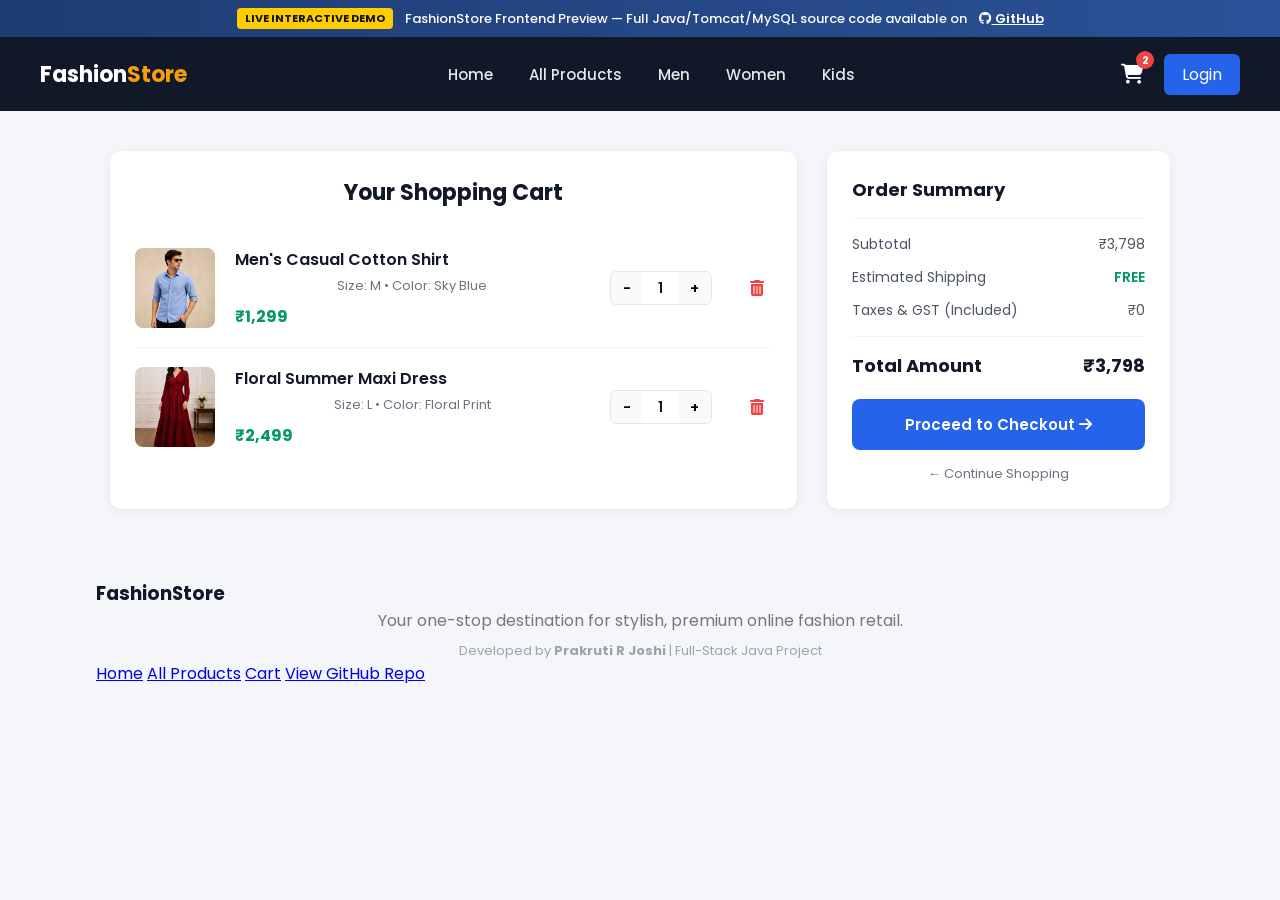
<file: cart.html>
<!DOCTYPE html>
<html lang="en">
<head>
    <meta charset="UTF-8">
    <meta name="viewport" content="width=device-width, initial-scale=1.0">
    <title>FashionStore | Shopping Cart</title>
    <link rel="preconnect" href="https://fonts.googleapis.com">
    <link rel="preconnect" href="https://fonts.gstatic.com" crossorigin>
    <link href="https://fonts.googleapis.com/css2?family=Poppins:wght@300;400;500;600;700&display=swap" rel="stylesheet">
    <link rel="stylesheet" href="https://cdnjs.cloudflare.com/ajax/libs/font-awesome/6.5.1/css/all.min.css"/>
    <link rel="stylesheet" href="assets/css/style.css">
    <link rel="stylesheet" href="assets/css/cart.css">
    <style>
        .demo-banner {
            background: linear-gradient(90deg, #1e3c72 0%, #2a5298 100%);
            color: #fff;
            padding: 8px 16px;
            text-align: center;
            font-size: 13px;
            font-weight: 500;
            display: flex;
            justify-content: center;
            align-items: center;
            gap: 12px;
        }
        .demo-badge {
            background: #ffcc00;
            color: #111;
            padding: 2px 8px;
            border-radius: 4px;
            font-weight: 700;
            font-size: 11px;
            text-transform: uppercase;
        }
        .demo-banner a { color: #fff; text-decoration: underline; font-weight: 600; }
        .navbar {
            display: flex;
            justify-content: space-between;
            align-items: center;
            padding: 16px 40px;
            background: #111827;
            color: white;
        }
        .logo a { color: white; text-decoration: none; font-size: 22px; font-weight: 700; }
        .logo span { color: #f59e0b; }
        .nav-links a { color: #e5e7eb; text-decoration: none; margin: 0 16px; font-size: 15px; font-weight: 500; }
        .nav-links a:hover { color: #f59e0b; }
        .auth-buttons { display: flex; gap: 14px; align-items: center; }
        .cart-icon { color: white; font-size: 20px; text-decoration: none; position: relative; padding: 6px; }
        .cart-badge {
            position: absolute;
            top: -2px;
            right: -4px;
            background: #ef4444;
            color: white;
            border-radius: 50%;
            font-size: 11px;
            font-weight: 700;
            width: 18px;
            height: 18px;
            display: flex;
            align-items: center;
            justify-content: center;
        }

        .cart-layout {
            max-width: 1100px;
            margin: 40px auto 70px;
            padding: 0 20px;
            display: grid;
            grid-template-columns: 2fr 1fr;
            gap: 30px;
        }
        @media(max-width: 850px) {
            .cart-layout { grid-template-columns: 1fr; }
        }

        .cart-items-card {
            background: white;
            border-radius: 12px;
            padding: 25px;
            box-shadow: 0 2px 12px rgba(0,0,0,0.06);
        }
        .cart-item {
            display: flex;
            align-items: center;
            gap: 20px;
            padding: 18px 0;
            border-bottom: 1px solid #f3f4f6;
        }
        .cart-item:last-child { border-bottom: none; }
        .cart-item img {
            width: 80px;
            height: 80px;
            object-fit: cover;
            border-radius: 8px;
            background: #f8fafc;
        }
        .item-info { flex: 1; }
        .item-info h4 { font-size: 16px; font-weight: 600; color: #111827; }
        .item-info p { font-size: 13px; color: #6b7280; margin: 4px 0 8px; }
        .item-price { font-weight: 700; color: #059669; font-size: 16px; }

        .qty-controls {
            display: flex;
            align-items: center;
            border: 1px solid #e5e7eb;
            border-radius: 6px;
            overflow: hidden;
        }
        .qty-btn {
            background: #f9fafb;
            border: none;
            width: 32px;
            height: 32px;
            cursor: pointer;
            font-size: 14px;
            font-weight: 600;
        }
        .qty-btn:hover { background: #e5e7eb; }
        .qty-val {
            width: 36px;
            text-align: center;
            font-weight: 600;
            font-size: 14px;
        }
        .btn-remove {
            color: #ef4444;
            background: transparent;
            border: none;
            cursor: pointer;
            font-size: 16px;
            padding: 8px;
            margin-left: 10px;
        }
        .btn-remove:hover { color: #b91c1c; }

        .order-summary {
            background: white;
            border-radius: 12px;
            padding: 25px;
            box-shadow: 0 2px 12px rgba(0,0,0,0.06);
            height: fit-content;
        }
        .order-summary h3 {
            font-size: 18px;
            font-weight: 700;
            color: #111827;
            padding-bottom: 15px;
            border-bottom: 1px solid #f3f4f6;
            margin-bottom: 15px;
        }
        .summary-row {
            display: flex;
            justify-content: space-between;
            margin-bottom: 12px;
            font-size: 14px;
            color: #4b5563;
        }
        .summary-row.total {
            font-size: 18px;
            font-weight: 700;
            color: #111827;
            border-top: 1px solid #f3f4f6;
            padding-top: 15px;
            margin-top: 15px;
        }
        .btn-checkout {
            display: block;
            width: 100%;
            padding: 14px 0;
            text-align: center;
            background: #2563eb;
            color: white;
            font-weight: 600;
            border-radius: 8px;
            text-decoration: none;
            font-size: 15px;
            margin-top: 20px;
            transition: background 0.2s;
        }
        .btn-checkout:hover { background: #1d4ed8; }
        .continue-link {
            display: block;
            text-align: center;
            margin-top: 14px;
            font-size: 13px;
            color: #6b7280;
            text-decoration: none;
        }
        .continue-link:hover { color: #111827; text-decoration: underline; }
    </style>
</head>
<body>

    <div class="demo-banner">
        <span class="demo-badge">Live Interactive Demo</span>
        <span>FashionStore Frontend Preview — Full Java/Tomcat/MySQL source code available on</span>
        <a href="https://github.com/Prakruti-20/E-Commerce-Web-Application" target="_blank">
            <i class="fa-brands fa-github"></i> GitHub
        </a>
    </div>

    <!-- NAVBAR -->
    <div class="navbar">
        <div class="logo">
            <a href="index.html">Fashion<span>Store</span></a>
        </div>
        <div class="nav-links">
            <a href="index.html">Home</a>
            <a href="products.html">All Products</a>
            <a href="products.html?cat=Men">Men</a>
            <a href="products.html?cat=Women">Women</a>
            <a href="products.html?cat=Kids">Kids</a>
        </div>
        <div class="auth-buttons">
            <a href="cart.html" class="cart-icon" title="View Cart">
                <i class="fa-solid fa-cart-shopping"></i>
                <span class="cart-badge" id="cartCount">2</span>
            </a>
            <a href="login.html" class="login-btn" style="padding:8px 18px; background:#2563eb; color:white; border-radius:6px; text-decoration:none;">Login</a>
        </div>
    </div>

    <div class="cart-layout">
        <!-- Cart Items List -->
        <div class="cart-items-card">
            <h2 style="font-size:22px; font-weight:700; margin-bottom:20px; color:#111827;">Your Shopping Cart</h2>

            <div id="cartItemsList">
                <div class="cart-item" id="item1">
                    <img src="images/products/men-casual-shirt.jpg" alt="Men Shirt">
                    <div class="item-info">
                        <h4>Men's Casual Cotton Shirt</h4>
                        <p>Size: M &bull; Color: Sky Blue</p>
                        <span class="item-price">₹1,299</span>
                    </div>
                    <div class="qty-controls">
                        <button class="qty-btn" onclick="updateQty('item1', -1, 1299)">-</button>
                        <span class="qty-val" id="qty-item1">1</span>
                        <button class="qty-btn" onclick="updateQty('item1', 1, 1299)">+</button>
                    </div>
                    <button class="btn-remove" onclick="removeItem('item1', 1299)"><i class="fa-solid fa-trash-can"></i></button>
                </div>

                <div class="cart-item" id="item2">
                    <img src="images/products/women-maxi-dress.jpg" alt="Women Dress">
                    <div class="item-info">
                        <h4>Floral Summer Maxi Dress</h4>
                        <p>Size: L &bull; Color: Floral Print</p>
                        <span class="item-price">₹2,499</span>
                    </div>
                    <div class="qty-controls">
                        <button class="qty-btn" onclick="updateQty('item2', -1, 2499)">-</button>
                        <span class="qty-val" id="qty-item2">1</span>
                        <button class="qty-btn" onclick="updateQty('item2', 1, 2499)">+</button>
                    </div>
                    <button class="btn-remove" onclick="removeItem('item2', 2499)"><i class="fa-solid fa-trash-can"></i></button>
                </div>
            </div>

            <div id="emptyNotice" style="display:none; text-align:center; padding:40px 0;">
                <i class="fa-solid fa-cart-shopping" style="font-size:48px; color:#d1d5db; margin-bottom:15px;"></i>
                <h3>Your cart is empty!</h3>
                <p style="color:#6b7280; margin:10px 0 20px;">Explore our catalog to find your favorite looks.</p>
                <a href="products.html" style="padding:10px 20px; background:#111827; color:white; border-radius:6px; text-decoration:none;">Shop Now</a>
            </div>
        </div>

        <!-- Order Summary -->
        <div class="order-summary">
            <h3>Order Summary</h3>
            <div class="summary-row">
                <span>Subtotal</span>
                <span id="subtotal">₹3,798</span>
            </div>
            <div class="summary-row">
                <span>Estimated Shipping</span>
                <span style="color:#059669; font-weight:600;">FREE</span>
            </div>
            <div class="summary-row">
                <span>Taxes & GST (Included)</span>
                <span>₹0</span>
            </div>
            <div class="summary-row total">
                <span>Total Amount</span>
                <span id="grandTotal">₹3,798</span>
            </div>

            <a href="checkout.html" class="btn-checkout" id="checkoutBtn">
                Proceed to Checkout <i class="fa-solid fa-arrow-right"></i>
            </a>
            <a href="products.html" class="continue-link">&larr; Continue Shopping</a>
        </div>
    </div>

    <!-- FOOTER -->
    <footer class="footer">
        <div class="container footer-container">
            <div class="footer-brand">
                <h3>FashionStore</h3>
                <p>Your one-stop destination for stylish, premium online fashion retail.</p>
                <p style="font-size:13px; color:#9ca3af; margin-top:8px;">Developed by <strong>Prakruti R Joshi</strong> | Full-Stack Java Project</p>
            </div>
            <div class="footer-links">
                <a href="index.html">Home</a>
                <a href="products.html">All Products</a>
                <a href="cart.html">Cart</a>
                <a href="https://github.com/Prakruti-20/E-Commerce-Web-Application" target="_blank">View GitHub Repo</a>
            </div>
        </div>
    </footer>

    <script>
        let currentSubtotal = 3798;
        let itemCount = 2;

        function updateQty(itemId, change, price) {
            const qtyElem = document.getElementById('qty-' + itemId);
            let qty = parseInt(qtyElem.innerText) + change;
            if (qty < 1) return;
            qtyElem.innerText = qty;
            currentSubtotal += (change * price);
            recalculate();
        }

        function removeItem(itemId, price) {
            const item = document.getElementById(itemId);
            const qty = parseInt(document.getElementById('qty-' + itemId).innerText);
            currentSubtotal -= (qty * price);
            item.remove();
            itemCount--;
            document.getElementById('cartCount').innerText = itemCount;
            if (itemCount === 0) {
                document.getElementById('emptyNotice').style.display = 'block';
                document.getElementById('checkoutBtn').style.opacity = '0.5';
                document.getElementById('checkoutBtn').style.pointerEvents = 'none';
            }
            recalculate();
        }

        function recalculate() {
            document.getElementById('subtotal').innerText = '₹' + currentSubtotal.toLocaleString();
            document.getElementById('grandTotal').innerText = '₹' + currentSubtotal.toLocaleString();
        }
    </script>

</body>
</html>
</file>
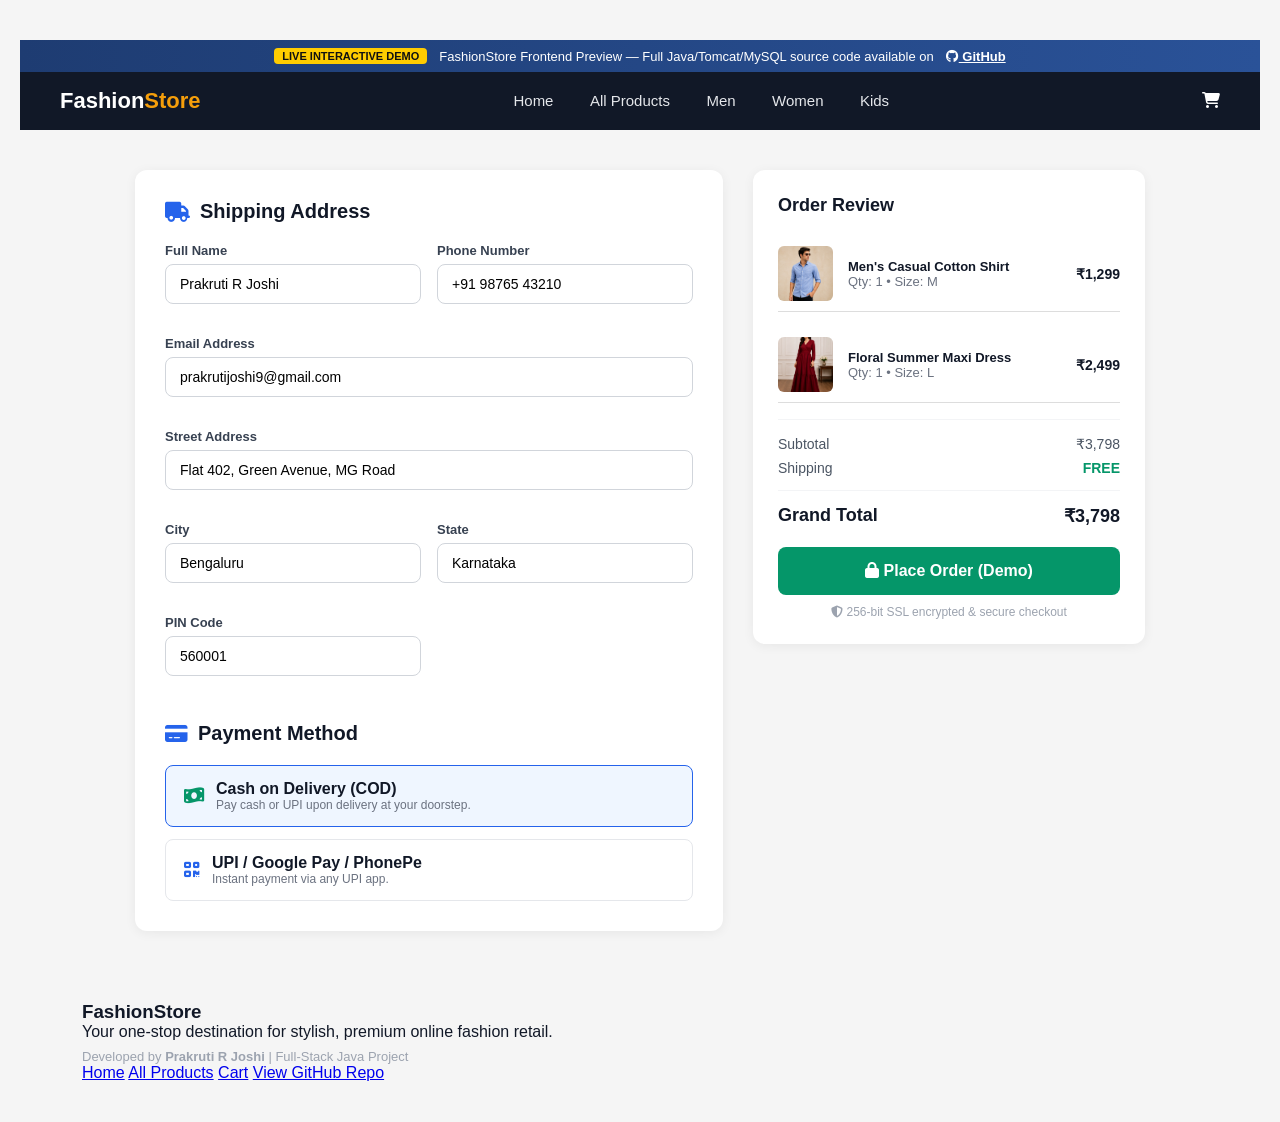
<file: checkout.html>
<!DOCTYPE html>
<html lang="en">
<head>
    <meta charset="UTF-8">
    <meta name="viewport" content="width=device-width, initial-scale=1.0">
    <title>FashionStore | Checkout</title>
    <link rel="preconnect" href="https://fonts.googleapis.com">
    <link rel="preconnect" href="https://fonts.gstatic.com" crossorigin>
    <link href="https://fonts.googleapis.com/css2?family=Poppins:wght@300;400;500;600;700&display=swap" rel="stylesheet">
    <link rel="stylesheet" href="https://cdnjs.cloudflare.com/ajax/libs/font-awesome/6.5.1/css/all.min.css"/>
    <link rel="stylesheet" href="assets/css/style.css">
    <link rel="stylesheet" href="assets/css/checkout.css">
    <style>
        .demo-banner {
            background: linear-gradient(90deg, #1e3c72 0%, #2a5298 100%);
            color: #fff;
            padding: 8px 16px;
            text-align: center;
            font-size: 13px;
            font-weight: 500;
            display: flex;
            justify-content: center;
            align-items: center;
            gap: 12px;
        }
        .demo-badge {
            background: #ffcc00;
            color: #111;
            padding: 2px 8px;
            border-radius: 4px;
            font-weight: 700;
            font-size: 11px;
            text-transform: uppercase;
        }
        .demo-banner a { color: #fff; text-decoration: underline; font-weight: 600; }
        .navbar {
            display: flex;
            justify-content: space-between;
            align-items: center;
            padding: 16px 40px;
            background: #111827;
            color: white;
        }
        .logo a { color: white; text-decoration: none; font-size: 22px; font-weight: 700; }
        .logo span { color: #f59e0b; }
        .nav-links a { color: #e5e7eb; text-decoration: none; margin: 0 16px; font-size: 15px; font-weight: 500; }
        .nav-links a:hover { color: #f59e0b; }
        .auth-buttons { display: flex; gap: 14px; align-items: center; }

        .checkout-layout {
            max-width: 1050px;
            margin: 40px auto 70px;
            padding: 0 20px;
            display: grid;
            grid-template-columns: 1.8fr 1.2fr;
            gap: 30px;
        }
        @media(max-width: 850px) {
            .checkout-layout { grid-template-columns: 1fr; }
        }
        .form-card {
            background: white;
            border-radius: 12px;
            padding: 30px;
            box-shadow: 0 2px 12px rgba(0,0,0,0.06);
        }
        .form-title {
            font-size: 20px;
            font-weight: 700;
            margin-bottom: 20px;
            color: #111827;
            display: flex;
            align-items: center;
            gap: 10px;
        }
        .form-grid {
            display: grid;
            grid-template-columns: 1fr 1fr;
            gap: 16px;
        }
        .form-group {
            display: flex;
            flex-direction: column;
            margin-bottom: 16px;
        }
        .form-group.full { grid-column: span 2; }
        .form-group label {
            font-size: 13px;
            font-weight: 600;
            color: #374151;
            margin-bottom: 6px;
        }
        .form-group input, .form-group textarea, .form-group select {
            padding: 11px 14px;
            border: 1px solid #d1d5db;
            border-radius: 8px;
            font-size: 14px;
            outline: none;
            transition: border-color 0.2s;
        }
        .form-group input:focus, .form-group textarea:focus { border-color: #2563eb; }

        .payment-options {
            display: flex;
            flex-direction: column;
            gap: 12px;
            margin-top: 15px;
        }
        .payment-opt {
            display: flex;
            align-items: center;
            gap: 12px;
            padding: 14px 18px;
            border: 1px solid #e5e7eb;
            border-radius: 8px;
            cursor: pointer;
            transition: border-color 0.2s;
        }
        .payment-opt.active {
            border-color: #2563eb;
            background: #eff6ff;
        }

        .summary-card {
            background: white;
            border-radius: 12px;
            padding: 25px;
            box-shadow: 0 2px 12px rgba(0,0,0,0.06);
            height: fit-content;
        }
        .summary-item {
            display: flex;
            align-items: center;
            gap: 15px;
            margin-bottom: 15px;
        }
        .summary-item img {
            width: 55px;
            height: 55px;
            border-radius: 6px;
            object-fit: cover;
        }
        .summary-item-info { flex: 1; font-size: 13px; }
        .summary-item-info strong { display: block; color: #111827; }
        .summary-item-price { font-weight: 600; color: #111827; font-size: 14px; }

        .btn-place-order {
            display: block;
            width: 100%;
            padding: 15px 0;
            background: #059669;
            color: white;
            text-align: center;
            font-size: 16px;
            font-weight: 600;
            border-radius: 8px;
            border: none;
            cursor: pointer;
            margin-top: 20px;
            text-decoration: none;
            transition: background 0.2s;
        }
        .btn-place-order:hover { background: #047857; }
    </style>
</head>
<body>

    <div class="demo-banner">
        <span class="demo-badge">Live Interactive Demo</span>
        <span>FashionStore Frontend Preview — Full Java/Tomcat/MySQL source code available on</span>
        <a href="https://github.com/Prakruti-20/E-Commerce-Web-Application" target="_blank">
            <i class="fa-brands fa-github"></i> GitHub
        </a>
    </div>

    <!-- NAVBAR -->
    <div class="navbar">
        <div class="logo">
            <a href="index.html">Fashion<span>Store</span></a>
        </div>
        <div class="nav-links">
            <a href="index.html">Home</a>
            <a href="products.html">All Products</a>
            <a href="products.html?cat=Men">Men</a>
            <a href="products.html?cat=Women">Women</a>
            <a href="products.html?cat=Kids">Kids</a>
        </div>
        <div class="auth-buttons">
            <a href="cart.html" style="color:white; text-decoration:none;"><i class="fa-solid fa-cart-shopping"></i></a>
        </div>
    </div>

    <div class="checkout-layout">
        <!-- Form Details -->
        <div class="form-card">
            <div class="form-title">
                <i class="fa-solid fa-truck" style="color:#2563eb;"></i> Shipping Address
            </div>
            <div class="form-grid">
                <div class="form-group">
                    <label>Full Name</label>
                    <input type="text" value="Prakruti R Joshi" placeholder="Enter recipient name">
                </div>
                <div class="form-group">
                    <label>Phone Number</label>
                    <input type="text" value="+91 98765 43210" placeholder="10-digit mobile number">
                </div>
                <div class="form-group full">
                    <label>Email Address</label>
                    <input type="email" value="prakrutijoshi9@gmail.com" placeholder="Order updates will be sent here">
                </div>
                <div class="form-group full">
                    <label>Street Address</label>
                    <input type="text" value="Flat 402, Green Avenue, MG Road" placeholder="House no, Building, Street">
                </div>
                <div class="form-group">
                    <label>City</label>
                    <input type="text" value="Bengaluru" placeholder="City">
                </div>
                <div class="form-group">
                    <label>State</label>
                    <input type="text" value="Karnataka" placeholder="State">
                </div>
                <div class="form-group">
                    <label>PIN Code</label>
                    <input type="text" value="560001" placeholder="6-digit PIN code">
                </div>
            </div>

            <div class="form-title" style="margin-top:30px;">
                <i class="fa-solid fa-credit-card" style="color:#2563eb;"></i> Payment Method
            </div>
            <div class="payment-options">
                <div class="payment-opt active" onclick="selectPayment(this)">
                    <i class="fa-solid fa-money-bill-wave" style="color:#059669; font-size:18px;"></i>
                    <div>
                        <strong>Cash on Delivery (COD)</strong>
                        <p style="font-size:12px; color:#6b7280; margin:0;">Pay cash or UPI upon delivery at your doorstep.</p>
                    </div>
                </div>
                <div class="payment-opt" onclick="selectPayment(this)">
                    <i class="fa-solid fa-qrcode" style="color:#2563eb; font-size:18px;"></i>
                    <div>
                        <strong>UPI / Google Pay / PhonePe</strong>
                        <p style="font-size:12px; color:#6b7280; margin:0;">Instant payment via any UPI app.</p>
                    </div>
                </div>
            </div>
        </div>

        <!-- Summary -->
        <div class="summary-card">
            <h3 style="font-size:18px; font-weight:700; color:#111827; margin-bottom:20px;">Order Review</h3>

            <div class="summary-item">
                <img src="images/products/men-casual-shirt.jpg" alt="Item">
                <div class="summary-item-info">
                    <strong>Men's Casual Cotton Shirt</strong>
                    <span style="color:#6b7280;">Qty: 1 &bull; Size: M</span>
                </div>
                <div class="summary-item-price">₹1,299</div>
            </div>

            <div class="summary-item">
                <img src="images/products/women-maxi-dress.jpg" alt="Item">
                <div class="summary-item-info">
                    <strong>Floral Summer Maxi Dress</strong>
                    <span style="color:#6b7280;">Qty: 1 &bull; Size: L</span>
                </div>
                <div class="summary-item-price">₹2,499</div>
            </div>

            <hr style="border:none; border-top:1px solid #f3f4f6; margin:16px 0;">

            <div style="display:flex; justify-content:space-between; margin-bottom:8px; font-size:14px; color:#4b5563;">
                <span>Subtotal</span>
                <span>₹3,798</span>
            </div>
            <div style="display:flex; justify-content:space-between; margin-bottom:8px; font-size:14px; color:#4b5563;">
                <span>Shipping</span>
                <span style="color:#059669; font-weight:600;">FREE</span>
            </div>
            <div style="display:flex; justify-content:space-between; margin-top:14px; font-size:18px; font-weight:700; color:#111827; border-top:1px solid #f3f4f6; padding-top:14px;">
                <span>Grand Total</span>
                <span>₹3,798</span>
            </div>

            <a href="order-success.html" class="btn-place-order">
                <i class="fa-solid fa-lock"></i> Place Order (Demo)
            </a>
            <p style="text-align:center; font-size:12px; color:#9ca3af; margin-top:10px;">
                <i class="fa-solid fa-shield-halved"></i> 256-bit SSL encrypted & secure checkout
            </p>
        </div>
    </div>

    <!-- FOOTER -->
    <footer class="footer">
        <div class="container footer-container">
            <div class="footer-brand">
                <h3>FashionStore</h3>
                <p>Your one-stop destination for stylish, premium online fashion retail.</p>
                <p style="font-size:13px; color:#9ca3af; margin-top:8px;">Developed by <strong>Prakruti R Joshi</strong> | Full-Stack Java Project</p>
            </div>
            <div class="footer-links">
                <a href="index.html">Home</a>
                <a href="products.html">All Products</a>
                <a href="cart.html">Cart</a>
                <a href="https://github.com/Prakruti-20/E-Commerce-Web-Application" target="_blank">View GitHub Repo</a>
            </div>
        </div>
    </footer>

    <script>
        function selectPayment(elem) {
            document.querySelectorAll('.payment-opt').forEach(el => el.classList.remove('active'));
            elem.classList.add('active');
        }
    </script>
</body>
</html>
</file>
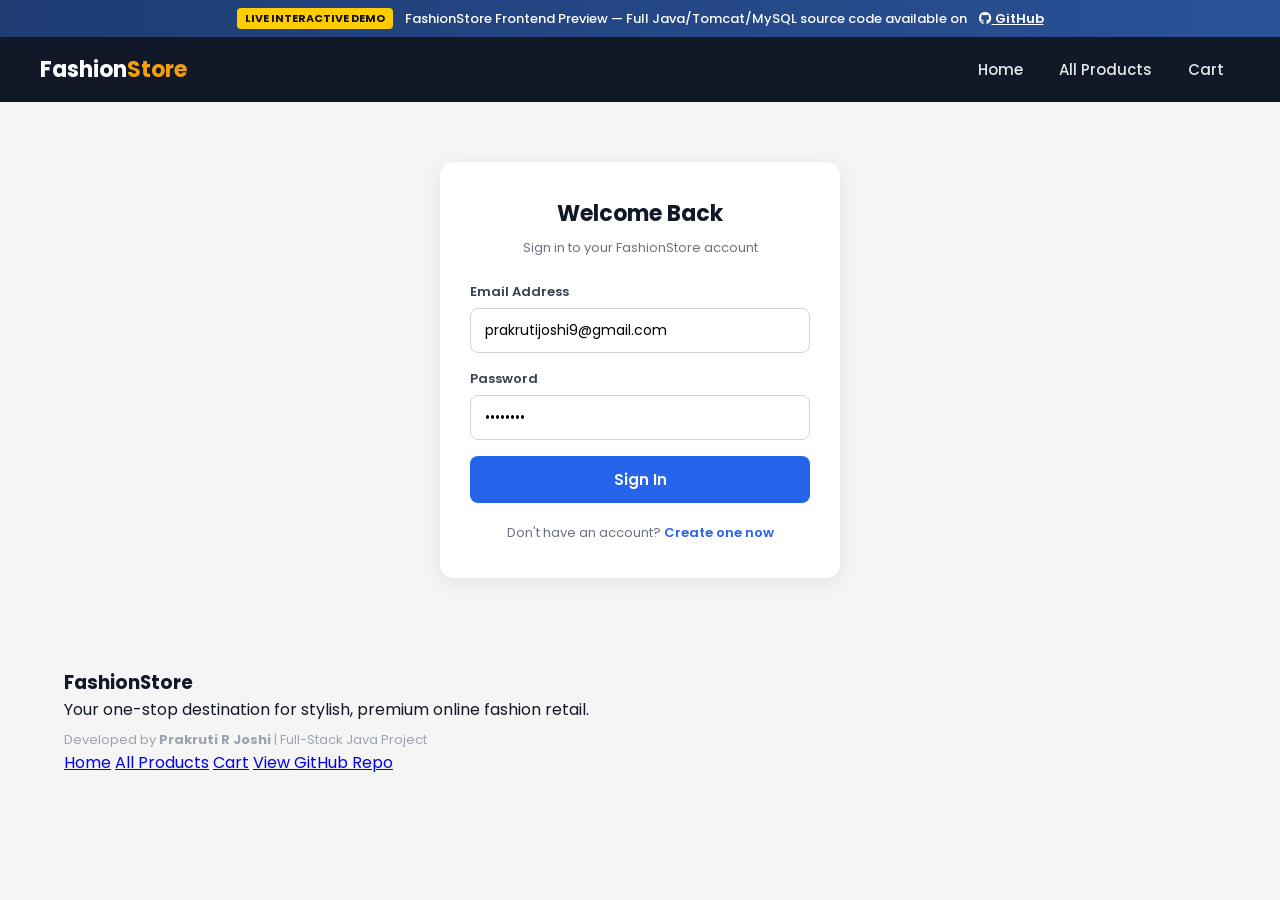
<file: login.html>
<!DOCTYPE html>
<html lang="en">
<head>
    <meta charset="UTF-8">
    <meta name="viewport" content="width=device-width, initial-scale=1.0">
    <title>FashionStore | Sign In</title>
    <link rel="preconnect" href="https://fonts.googleapis.com">
    <link rel="preconnect" href="https://fonts.gstatic.com" crossorigin>
    <link href="https://fonts.googleapis.com/css2?family=Poppins:wght@300;400;500;600;700&display=swap" rel="stylesheet">
    <link rel="stylesheet" href="https://cdnjs.cloudflare.com/ajax/libs/font-awesome/6.5.1/css/all.min.css"/>
    <link rel="stylesheet" href="assets/css/style.css">
    <link rel="stylesheet" href="assets/css/auth.css">
    <style>
        .demo-banner {
            background: linear-gradient(90deg, #1e3c72 0%, #2a5298 100%);
            color: #fff;
            padding: 8px 16px;
            text-align: center;
            font-size: 13px;
            font-weight: 500;
            display: flex;
            justify-content: center;
            align-items: center;
            gap: 12px;
        }
        .demo-badge {
            background: #ffcc00;
            color: #111;
            padding: 2px 8px;
            border-radius: 4px;
            font-weight: 700;
            font-size: 11px;
            text-transform: uppercase;
        }
        .demo-banner a { color: #fff; text-decoration: underline; font-weight: 600; }
        .navbar {
            display: flex;
            justify-content: space-between;
            align-items: center;
            padding: 16px 40px;
            background: #111827;
            color: white;
        }
        .logo a { color: white; text-decoration: none; font-size: 22px; font-weight: 700; }
        .logo span { color: #f59e0b; }
        .nav-links a { color: #e5e7eb; text-decoration: none; margin: 0 16px; font-size: 15px; font-weight: 500; }
        .nav-links a:hover { color: #f59e0b; }

        .auth-card {
            max-width: 400px;
            margin: 60px auto 90px;
            background: white;
            padding: 35px 30px;
            border-radius: 14px;
            box-shadow: 0 4px 20px rgba(0,0,0,0.08);
        }
        .auth-card h2 {
            font-size: 22px;
            font-weight: 700;
            text-align: center;
            margin-bottom: 8px;
            color: #111827;
        }
        .auth-subtitle {
            text-align: center;
            font-size: 13px;
            color: #6b7280;
            margin-bottom: 24px;
        }
        .input-group {
            margin-bottom: 16px;
        }
        .input-group label {
            display: block;
            font-size: 13px;
            font-weight: 600;
            color: #374151;
            margin-bottom: 6px;
        }
        .input-group input {
            width: 100%;
            padding: 11px 14px;
            border: 1px solid #d1d5db;
            border-radius: 8px;
            font-size: 14px;
            outline: none;
            box-sizing: border-box;
        }
        .input-group input:focus { border-color: #2563eb; }
        .btn-submit {
            display: block;
            width: 100%;
            padding: 12px 0;
            background: #2563eb;
            color: white;
            border: none;
            border-radius: 8px;
            font-weight: 600;
            font-size: 15px;
            cursor: pointer;
            text-align: center;
            text-decoration: none;
            margin-top: 10px;
        }
        .btn-submit:hover { background: #1d4ed8; }
        .auth-switch {
            text-align: center;
            font-size: 13px;
            color: #6b7280;
            margin-top: 20px;
        }
        .auth-switch a { color: #2563eb; font-weight: 600; text-decoration: none; }
    </style>
</head>
<body>

    <div class="demo-banner">
        <span class="demo-badge">Live Interactive Demo</span>
        <span>FashionStore Frontend Preview — Full Java/Tomcat/MySQL source code available on</span>
        <a href="https://github.com/Prakruti-20/E-Commerce-Web-Application" target="_blank">
            <i class="fa-brands fa-github"></i> GitHub
        </a>
    </div>

    <!-- NAVBAR -->
    <div class="navbar">
        <div class="logo">
            <a href="index.html">Fashion<span>Store</span></a>
        </div>
        <div class="nav-links">
            <a href="index.html">Home</a>
            <a href="products.html">All Products</a>
            <a href="cart.html">Cart</a>
        </div>
    </div>

    <div class="auth-card">
        <h2>Welcome Back</h2>
        <p class="auth-subtitle">Sign in to your FashionStore account</p>

        <form action="index.html" onsubmit="event.preventDefault(); window.location.href='index.html';">
            <div class="input-group">
                <label>Email Address</label>
                <input type="email" value="prakrutijoshi9@gmail.com" required>
            </div>

            <div class="input-group">
                <label>Password</label>
                <input type="password" value="••••••••" required>
            </div>

            <button type="submit" class="btn-submit">Sign In</button>
        </form>

        <p class="auth-switch">
            Don't have an account? <a href="register.html">Create one now</a>
        </p>
    </div>

    <!-- FOOTER -->
    <footer class="footer">
        <div class="container footer-container">
            <div class="footer-brand">
                <h3>FashionStore</h3>
                <p>Your one-stop destination for stylish, premium online fashion retail.</p>
                <p style="font-size:13px; color:#9ca3af; margin-top:8px;">Developed by <strong>Prakruti R Joshi</strong> | Full-Stack Java Project</p>
            </div>
            <div class="footer-links">
                <a href="index.html">Home</a>
                <a href="products.html">All Products</a>
                <a href="cart.html">Cart</a>
                <a href="https://github.com/Prakruti-20/E-Commerce-Web-Application" target="_blank">View GitHub Repo</a>
            </div>
        </div>
    </footer>

</body>
</html>
</file>
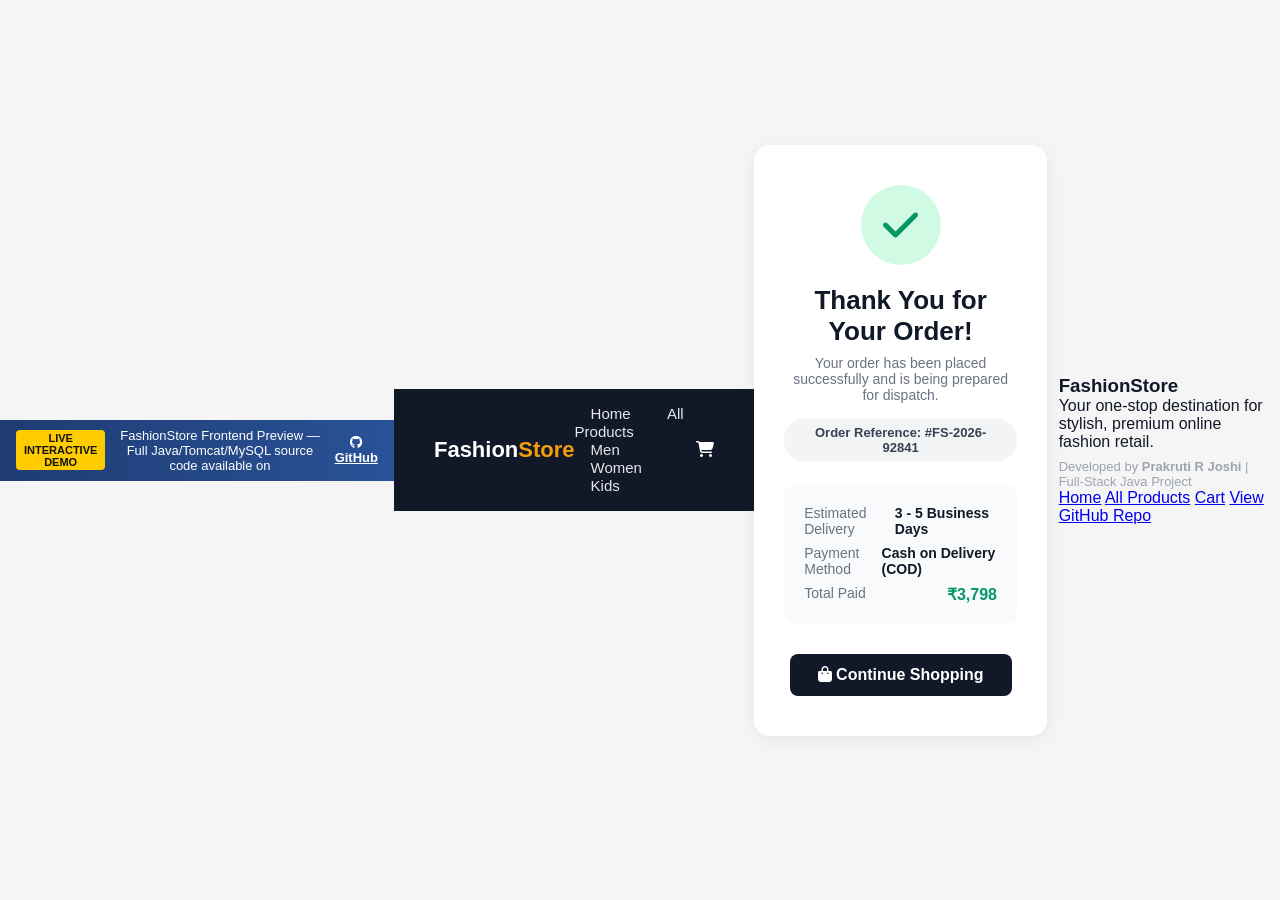
<file: order-success.html>
<!DOCTYPE html>
<html lang="en">
<head>
    <meta charset="UTF-8">
    <meta name="viewport" content="width=device-width, initial-scale=1.0">
    <title>Order Placed Successfully | FashionStore</title>
    <link rel="preconnect" href="https://fonts.googleapis.com">
    <link rel="preconnect" href="https://fonts.gstatic.com" crossorigin>
    <link href="https://fonts.googleapis.com/css2?family=Poppins:wght@300;400;500;600;700&display=swap" rel="stylesheet">
    <link rel="stylesheet" href="https://cdnjs.cloudflare.com/ajax/libs/font-awesome/6.5.1/css/all.min.css"/>
    <link rel="stylesheet" href="assets/css/style.css">
    <link rel="stylesheet" href="assets/css/order-success.css">
    <style>
        .demo-banner {
            background: linear-gradient(90deg, #1e3c72 0%, #2a5298 100%);
            color: #fff;
            padding: 8px 16px;
            text-align: center;
            font-size: 13px;
            font-weight: 500;
            display: flex;
            justify-content: center;
            align-items: center;
            gap: 12px;
        }
        .demo-badge {
            background: #ffcc00;
            color: #111;
            padding: 2px 8px;
            border-radius: 4px;
            font-weight: 700;
            font-size: 11px;
            text-transform: uppercase;
        }
        .demo-banner a { color: #fff; text-decoration: underline; font-weight: 600; }
        .navbar {
            display: flex;
            justify-content: space-between;
            align-items: center;
            padding: 16px 40px;
            background: #111827;
            color: white;
        }
        .logo a { color: white; text-decoration: none; font-size: 22px; font-weight: 700; }
        .logo span { color: #f59e0b; }
        .nav-links a { color: #e5e7eb; text-decoration: none; margin: 0 16px; font-size: 15px; font-weight: 500; }
        .nav-links a:hover { color: #f59e0b; }
        .auth-buttons { display: flex; gap: 14px; align-items: center; }

        .success-box {
            max-width: 650px;
            margin: 60px auto 80px;
            padding: 40px 30px;
            background: white;
            border-radius: 16px;
            box-shadow: 0 4px 20px rgba(0,0,0,0.06);
            text-align: center;
        }
        .check-circle {
            width: 80px;
            height: 80px;
            border-radius: 50%;
            background: #d1fae5;
            color: #059669;
            font-size: 40px;
            display: flex;
            align-items: center;
            justify-content: center;
            margin: 0 auto 20px;
        }
        .order-id-badge {
            display: inline-block;
            background: #f3f4f6;
            color: #374151;
            padding: 6px 16px;
            border-radius: 20px;
            font-size: 13px;
            font-weight: 600;
            margin-bottom: 24px;
        }
        .btn-continue {
            display: inline-block;
            padding: 12px 28px;
            background: #111827;
            color: white;
            text-decoration: none;
            border-radius: 8px;
            font-weight: 600;
            transition: background 0.2s;
        }
        .btn-continue:hover { background: #f59e0b; color: #111; }
    </style>
</head>
<body>

    <div class="demo-banner">
        <span class="demo-badge">Live Interactive Demo</span>
        <span>FashionStore Frontend Preview — Full Java/Tomcat/MySQL source code available on</span>
        <a href="https://github.com/Prakruti-20/E-Commerce-Web-Application" target="_blank">
            <i class="fa-brands fa-github"></i> GitHub
        </a>
    </div>

    <!-- NAVBAR -->
    <div class="navbar">
        <div class="logo">
            <a href="index.html">Fashion<span>Store</span></a>
        </div>
        <div class="nav-links">
            <a href="index.html">Home</a>
            <a href="products.html">All Products</a>
            <a href="products.html?cat=Men">Men</a>
            <a href="products.html?cat=Women">Women</a>
            <a href="products.html?cat=Kids">Kids</a>
        </div>
        <div class="auth-buttons">
            <a href="cart.html" style="color:white; text-decoration:none;"><i class="fa-solid fa-cart-shopping"></i></a>
        </div>
    </div>

    <div class="success-box">
        <div class="check-circle">
            <i class="fa-solid fa-check"></i>
        </div>
        <h1 style="font-size:26px; font-weight:700; color:#111827; margin-bottom:8px;">Thank You for Your Order!</h1>
        <p style="color:#6b7280; font-size:14px; margin-bottom:16px;">
            Your order has been placed successfully and is being prepared for dispatch.
        </p>

        <div class="order-id-badge">
            Order Reference: <strong>#FS-2026-92841</strong>
        </div>

        <div style="background:#f9fafb; border-radius:10px; padding:20px; text-align:left; margin-bottom:30px; font-size:14px;">
            <div style="display:flex; justify-content:space-between; margin-bottom:8px;">
                <span style="color:#6b7280;">Estimated Delivery</span>
                <strong>3 - 5 Business Days</strong>
            </div>
            <div style="display:flex; justify-content:space-between; margin-bottom:8px;">
                <span style="color:#6b7280;">Payment Method</span>
                <strong>Cash on Delivery (COD)</strong>
            </div>
            <div style="display:flex; justify-content:space-between;">
                <span style="color:#6b7280;">Total Paid</span>
                <strong style="color:#059669; font-size:16px;">₹3,798</strong>
            </div>
        </div>

        <a href="products.html" class="btn-continue">
            <i class="fa-solid fa-bag-shopping"></i> Continue Shopping
        </a>
    </div>

    <!-- FOOTER -->
    <footer class="footer">
        <div class="container footer-container">
            <div class="footer-brand">
                <h3>FashionStore</h3>
                <p>Your one-stop destination for stylish, premium online fashion retail.</p>
                <p style="font-size:13px; color:#9ca3af; margin-top:8px;">Developed by <strong>Prakruti R Joshi</strong> | Full-Stack Java Project</p>
            </div>
            <div class="footer-links">
                <a href="index.html">Home</a>
                <a href="products.html">All Products</a>
                <a href="cart.html">Cart</a>
                <a href="https://github.com/Prakruti-20/E-Commerce-Web-Application" target="_blank">View GitHub Repo</a>
            </div>
        </div>
    </footer>

</body>
</html>
</file>
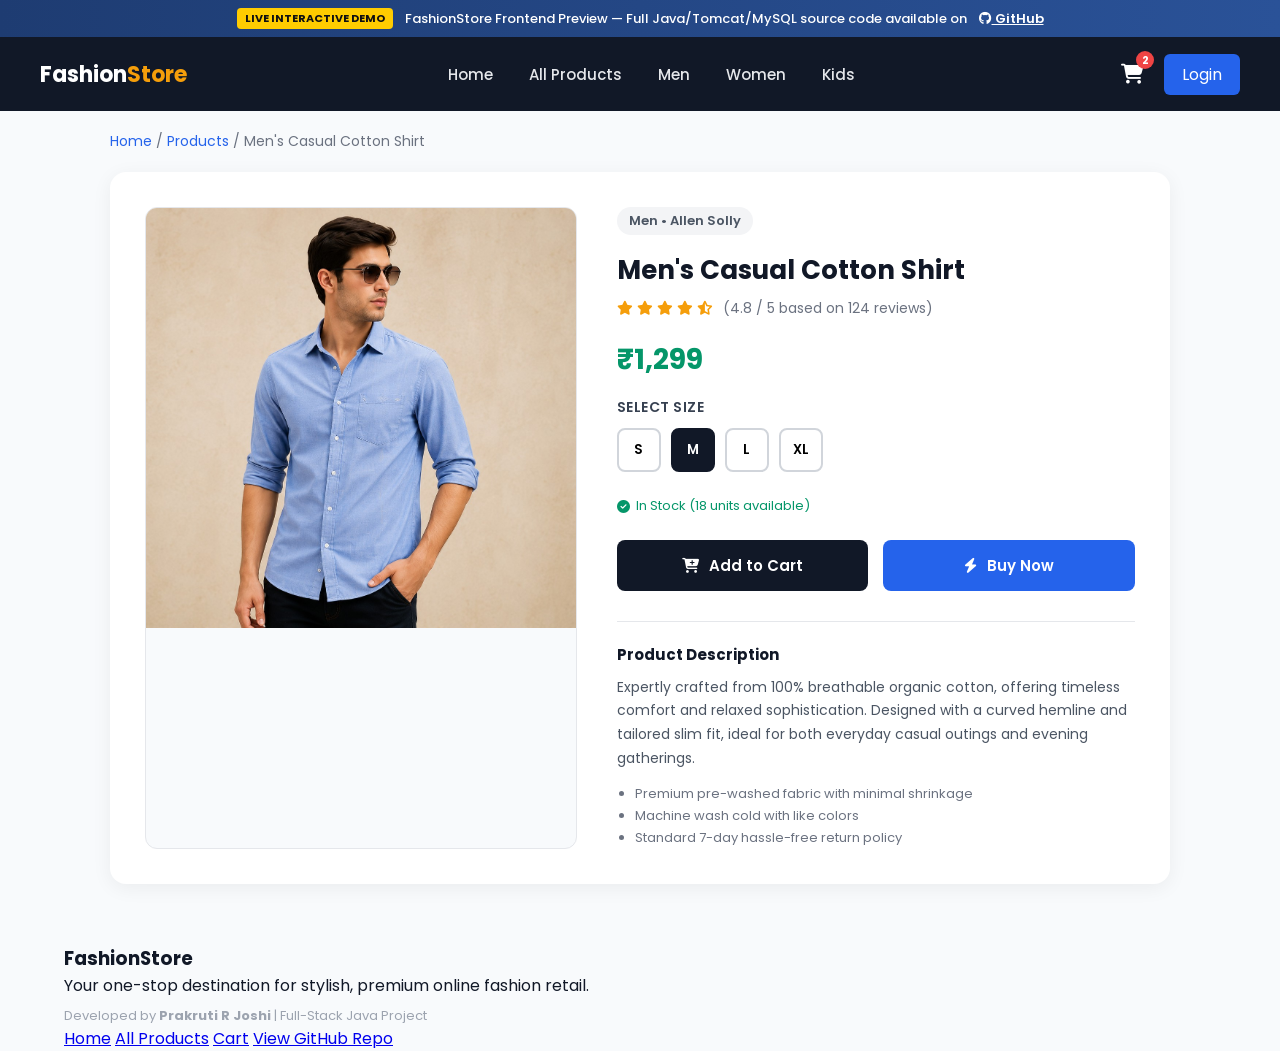
<file: product-details.html>
<!DOCTYPE html>
<html lang="en">
<head>
    <meta charset="UTF-8">
    <meta name="viewport" content="width=device-width, initial-scale=1.0">
    <title>FashionStore | Product Details</title>
    <link rel="preconnect" href="https://fonts.googleapis.com">
    <link rel="preconnect" href="https://fonts.gstatic.com" crossorigin>
    <link href="https://fonts.googleapis.com/css2?family=Poppins:wght@300;400;500;600;700&display=swap" rel="stylesheet">
    <link rel="stylesheet" href="https://cdnjs.cloudflare.com/ajax/libs/font-awesome/6.5.1/css/all.min.css"/>
    <link rel="stylesheet" href="assets/css/style.css">
    <link rel="stylesheet" href="assets/css/product-details.css">
    <style>
        .demo-banner {
            background: linear-gradient(90deg, #1e3c72 0%, #2a5298 100%);
            color: #fff;
            padding: 8px 16px;
            text-align: center;
            font-size: 13px;
            font-weight: 500;
            display: flex;
            justify-content: center;
            align-items: center;
            gap: 12px;
        }
        .demo-badge {
            background: #ffcc00;
            color: #111;
            padding: 2px 8px;
            border-radius: 4px;
            font-weight: 700;
            font-size: 11px;
            text-transform: uppercase;
        }
        .demo-banner a { color: #fff; text-decoration: underline; font-weight: 600; }
        .navbar {
            display: flex;
            justify-content: space-between;
            align-items: center;
            padding: 16px 40px;
            background: #111827;
            color: white;
        }
        .logo a { color: white; text-decoration: none; font-size: 22px; font-weight: 700; }
        .logo span { color: #f59e0b; }
        .nav-links a { color: #e5e7eb; text-decoration: none; margin: 0 16px; font-size: 15px; font-weight: 500; }
        .nav-links a:hover { color: #f59e0b; }
        .auth-buttons { display: flex; gap: 14px; align-items: center; }
        .cart-icon { color: white; font-size: 20px; text-decoration: none; position: relative; padding: 6px; }
        .cart-badge {
            position: absolute;
            top: -2px;
            right: -4px;
            background: #ef4444;
            color: white;
            border-radius: 50%;
            font-size: 11px;
            font-weight: 700;
            width: 18px;
            height: 18px;
            display: flex;
            align-items: center;
            justify-content: center;
        }

        .breadcrumb {
            max-width: 1100px;
            margin: 20px auto 0;
            padding: 0 20px;
            font-size: 14px;
            color: #6b7280;
        }
        .breadcrumb a { color: #2563eb; text-decoration: none; }

        .details-wrapper {
            max-width: 1100px;
            margin: 20px auto 60px;
            padding: 0 20px;
        }
        .details-card {
            background: white;
            border-radius: 16px;
            padding: 35px;
            box-shadow: 0 4px 20px rgba(0,0,0,0.06);
            display: grid;
            grid-template-columns: 1fr 1.2fr;
            gap: 40px;
        }
        @media(max-width: 800px) {
            .details-card { grid-template-columns: 1fr; }
        }
        .img-container {
            border-radius: 12px;
            overflow: hidden;
            background: #f8fafc;
            border: 1px solid #e5e7eb;
        }
        .img-container img {
            width: 100%;
            height: 420px;
            object-fit: cover;
            display: block;
        }
        .info-col h1 {
            font-size: 26px;
            font-weight: 700;
            color: #111827;
            margin-bottom: 8px;
        }
        .brand-badge {
            display: inline-block;
            background: #f3f4f6;
            color: #4b5563;
            padding: 4px 12px;
            border-radius: 20px;
            font-size: 13px;
            font-weight: 600;
            margin-bottom: 16px;
        }
        .price-tag {
            font-size: 28px;
            font-weight: 700;
            color: #059669;
            margin-bottom: 16px;
        }
        .rating {
            color: #f59e0b;
            font-size: 14px;
            margin-bottom: 20px;
        }
        .rating span { color: #6b7280; margin-left: 6px; }

        .section-label {
            font-size: 14px;
            font-weight: 600;
            color: #374151;
            margin-bottom: 10px;
            text-transform: uppercase;
            letter-spacing: 0.5px;
        }
        .size-options {
            display: flex;
            gap: 10px;
            margin-bottom: 24px;
        }
        .size-btn {
            width: 44px;
            height: 44px;
            border: 2px solid #d1d5db;
            background: white;
            border-radius: 8px;
            font-weight: 600;
            cursor: pointer;
            transition: all 0.2s;
        }
        .size-btn.active, .size-btn:hover {
            border-color: #111827;
            background: #111827;
            color: white;
        }
        .stock-indicator {
            font-size: 13px;
            color: #059669;
            margin-bottom: 24px;
            display: flex;
            align-items: center;
            gap: 6px;
        }

        .action-row {
            display: flex;
            gap: 15px;
            margin-bottom: 30px;
        }
        .btn-cart-main {
            flex: 1;
            padding: 14px 20px;
            background: #111827;
            color: white;
            border: none;
            border-radius: 8px;
            font-weight: 600;
            cursor: pointer;
            font-size: 15px;
            transition: background 0.2s;
            display: flex;
            align-items: center;
            justify-content: center;
            gap: 10px;
        }
        .btn-cart-main:hover { background: #f59e0b; color: #111; }
        .btn-buy-now {
            flex: 1;
            padding: 14px 20px;
            background: #2563eb;
            color: white;
            text-decoration: none;
            border-radius: 8px;
            font-weight: 600;
            font-size: 15px;
            text-align: center;
            transition: background 0.2s;
            display: flex;
            align-items: center;
            justify-content: center;
            gap: 10px;
        }
        .btn-buy-now:hover { background: #1d4ed8; }

        .desc-box {
            border-top: 1px solid #e5e7eb;
            padding-top: 20px;
            font-size: 14px;
            line-height: 1.7;
            color: #4b5563;
        }

        /* Toast notification */
        .toast {
            position: fixed;
            bottom: 30px;
            right: 30px;
            background: #111827;
            color: white;
            padding: 14px 24px;
            border-radius: 8px;
            box-shadow: 0 8px 24px rgba(0,0,0,0.2);
            display: none;
            align-items: center;
            gap: 12px;
            z-index: 1000;
            font-size: 14px;
            animation: fadeIn 0.3s ease;
        }
        @keyframes fadeIn { from { opacity: 0; transform: translateY(10px); } to { opacity: 1; transform: translateY(0); } }
    </style>
</head>
<body>

    <div class="demo-banner">
        <span class="demo-badge">Live Interactive Demo</span>
        <span>FashionStore Frontend Preview — Full Java/Tomcat/MySQL source code available on</span>
        <a href="https://github.com/Prakruti-20/E-Commerce-Web-Application" target="_blank">
            <i class="fa-brands fa-github"></i> GitHub
        </a>
    </div>

    <!-- NAVBAR -->
    <div class="navbar">
        <div class="logo">
            <a href="index.html">Fashion<span>Store</span></a>
        </div>
        <div class="nav-links">
            <a href="index.html">Home</a>
            <a href="products.html">All Products</a>
            <a href="products.html?cat=Men">Men</a>
            <a href="products.html?cat=Women">Women</a>
            <a href="products.html?cat=Kids">Kids</a>
        </div>
        <div class="auth-buttons">
            <a href="cart.html" class="cart-icon" title="View Cart">
                <i class="fa-solid fa-cart-shopping"></i>
                <span class="cart-badge" id="cartCount">2</span>
            </a>
            <a href="login.html" class="login-btn" style="padding:8px 18px; background:#2563eb; color:white; border-radius:6px; text-decoration:none;">Login</a>
        </div>
    </div>

    <div class="breadcrumb">
        <a href="index.html">Home</a> / <a href="products.html">Products</a> / <span id="breadcrumbTitle">Men's Casual Cotton Shirt</span>
    </div>

    <div class="details-wrapper">
        <div class="details-card">
            <div class="img-container">
                <img id="detailImg" src="images/products/men-casual-shirt.jpg" alt="Product Image">
            </div>

            <div class="info-col">
                <span class="brand-badge" id="detailBrand">Men &bull; Allen Solly</span>
                <h1 id="detailTitle">Men's Casual Cotton Shirt</h1>

                <div class="rating">
                    <i class="fa-solid fa-star"></i>
                    <i class="fa-solid fa-star"></i>
                    <i class="fa-solid fa-star"></i>
                    <i class="fa-solid fa-star"></i>
                    <i class="fa-solid fa-star-half-stroke"></i>
                    <span>(4.8 / 5 based on 124 reviews)</span>
                </div>

                <div class="price-tag" id="detailPrice">₹1,299</div>

                <div class="section-label">Select Size</div>
                <div class="size-options">
                    <button class="size-btn" onclick="selectSize('S', this)">S</button>
                    <button class="size-btn active" onclick="selectSize('M', this)">M</button>
                    <button class="size-btn" onclick="selectSize('L', this)">L</button>
                    <button class="size-btn" onclick="selectSize('XL', this)">XL</button>
                </div>

                <div class="stock-indicator">
                    <i class="fa-solid fa-circle-check"></i>
                    <span id="stockStatus">In Stock (18 units available)</span>
                </div>

                <div class="action-row">
                    <button class="btn-cart-main" onclick="showToast()">
                        <i class="fa-solid fa-cart-plus"></i> Add to Cart
                    </button>
                    <a href="checkout.html" class="btn-buy-now">
                        <i class="fa-solid fa-bolt"></i> Buy Now
                    </a>
                </div>

                <div class="desc-box">
                    <h3 style="font-size:15px; margin-bottom:8px; color:#111827;">Product Description</h3>
                    <p id="detailDesc">
                        Expertly crafted from 100% breathable organic cotton, offering timeless comfort and relaxed sophistication. Designed with a curved hemline and tailored slim fit, ideal for both everyday casual outings and evening gatherings.
                    </p>
                    <ul style="margin-top:12px; padding-left:18px; color:#6b7280; font-size:13px;">
                        <li>Premium pre-washed fabric with minimal shrinkage</li>
                        <li>Machine wash cold with like colors</li>
                        <li>Standard 7-day hassle-free return policy</li>
                    </ul>
                </div>
            </div>
        </div>
    </div>

    <!-- TOAST -->
    <div class="toast" id="cartToast">
        <i class="fa-solid fa-circle-check" style="color:#10b981; font-size:18px;"></i>
        <span>Item successfully added to your Cart!</span>
    </div>

    <!-- FOOTER -->
    <footer class="footer">
        <div class="container footer-container">
            <div class="footer-brand">
                <h3>FashionStore</h3>
                <p>Your one-stop destination for stylish, premium online fashion retail.</p>
                <p style="font-size:13px; color:#9ca3af; margin-top:8px;">Developed by <strong>Prakruti R Joshi</strong> | Full-Stack Java Project</p>
            </div>
            <div class="footer-links">
                <a href="index.html">Home</a>
                <a href="products.html">All Products</a>
                <a href="cart.html">Cart</a>
                <a href="https://github.com/Prakruti-20/E-Commerce-Web-Application" target="_blank">View GitHub Repo</a>
            </div>
        </div>
    </footer>

    <script>
        const productsData = {
            "1": { title: "Men's Casual Cotton Shirt", brand: "Men • Allen Solly", price: "₹1,299", img: "images/products/men-casual-shirt.jpg", desc: "Expertly crafted from 100% breathable organic cotton, offering timeless comfort and relaxed sophistication." },
            "2": { title: "Floral Summer Maxi Dress", brand: "Women • Zara", price: "₹2,499", img: "images/products/women-maxi-dress.jpg", desc: "Flowing floral prints paired with lightweight chiffon. Perfect for brunch dates and evening celebrations." },
            "3": { title: "Kids Cool Graphic T-Shirt", brand: "Kids • H&M", price: "₹699", img: "images/products/kids-tshirt.jpg", desc: "Soft organic combed cotton with fun vibrant screen prints. Gentle on children's skin and wash-resistant." },
            "4": { title: "Pro Breathable Running Shoes", brand: "Footwear • Nike", price: "₹2,199", img: "images/products/running-shoes.jpg", desc: "Engineered mesh upper with responsive shock absorption and high-traction rubber outsoles." },
            "5": { title: "Men's Winter Fleece Hoodie", brand: "Men • Puma", price: "₹1,899", img: "images/products/men-hoodie.jpg", desc: "Warm fleece-lined interior with kangaroo pocket and adjustable drawstring hood." }
        };

        const id = new URLSearchParams(window.location.search).get('id');
        if (id && productsData[id]) {
            const p = productsData[id];
            document.getElementById('breadcrumbTitle').innerText = p.title;
            document.getElementById('detailTitle').innerText = p.title;
            document.getElementById('detailBrand').innerText = p.brand;
            document.getElementById('detailPrice').innerText = p.price;
            document.getElementById('detailImg').src = p.img;
            document.getElementById('detailDesc').innerText = p.desc;
        }

        function selectSize(size, btn) {
            document.querySelectorAll('.size-btn').forEach(b => b.classList.remove('active'));
            btn.classList.add('active');
        }

        function showToast() {
            const toast = document.getElementById('cartToast');
            toast.style.display = 'flex';
            const count = document.getElementById('cartCount');
            count.innerText = parseInt(count.innerText) + 1;
            setTimeout(() => { toast.style.display = 'none'; }, 2500);
        }
    </script>
</body>
</html>
</file>
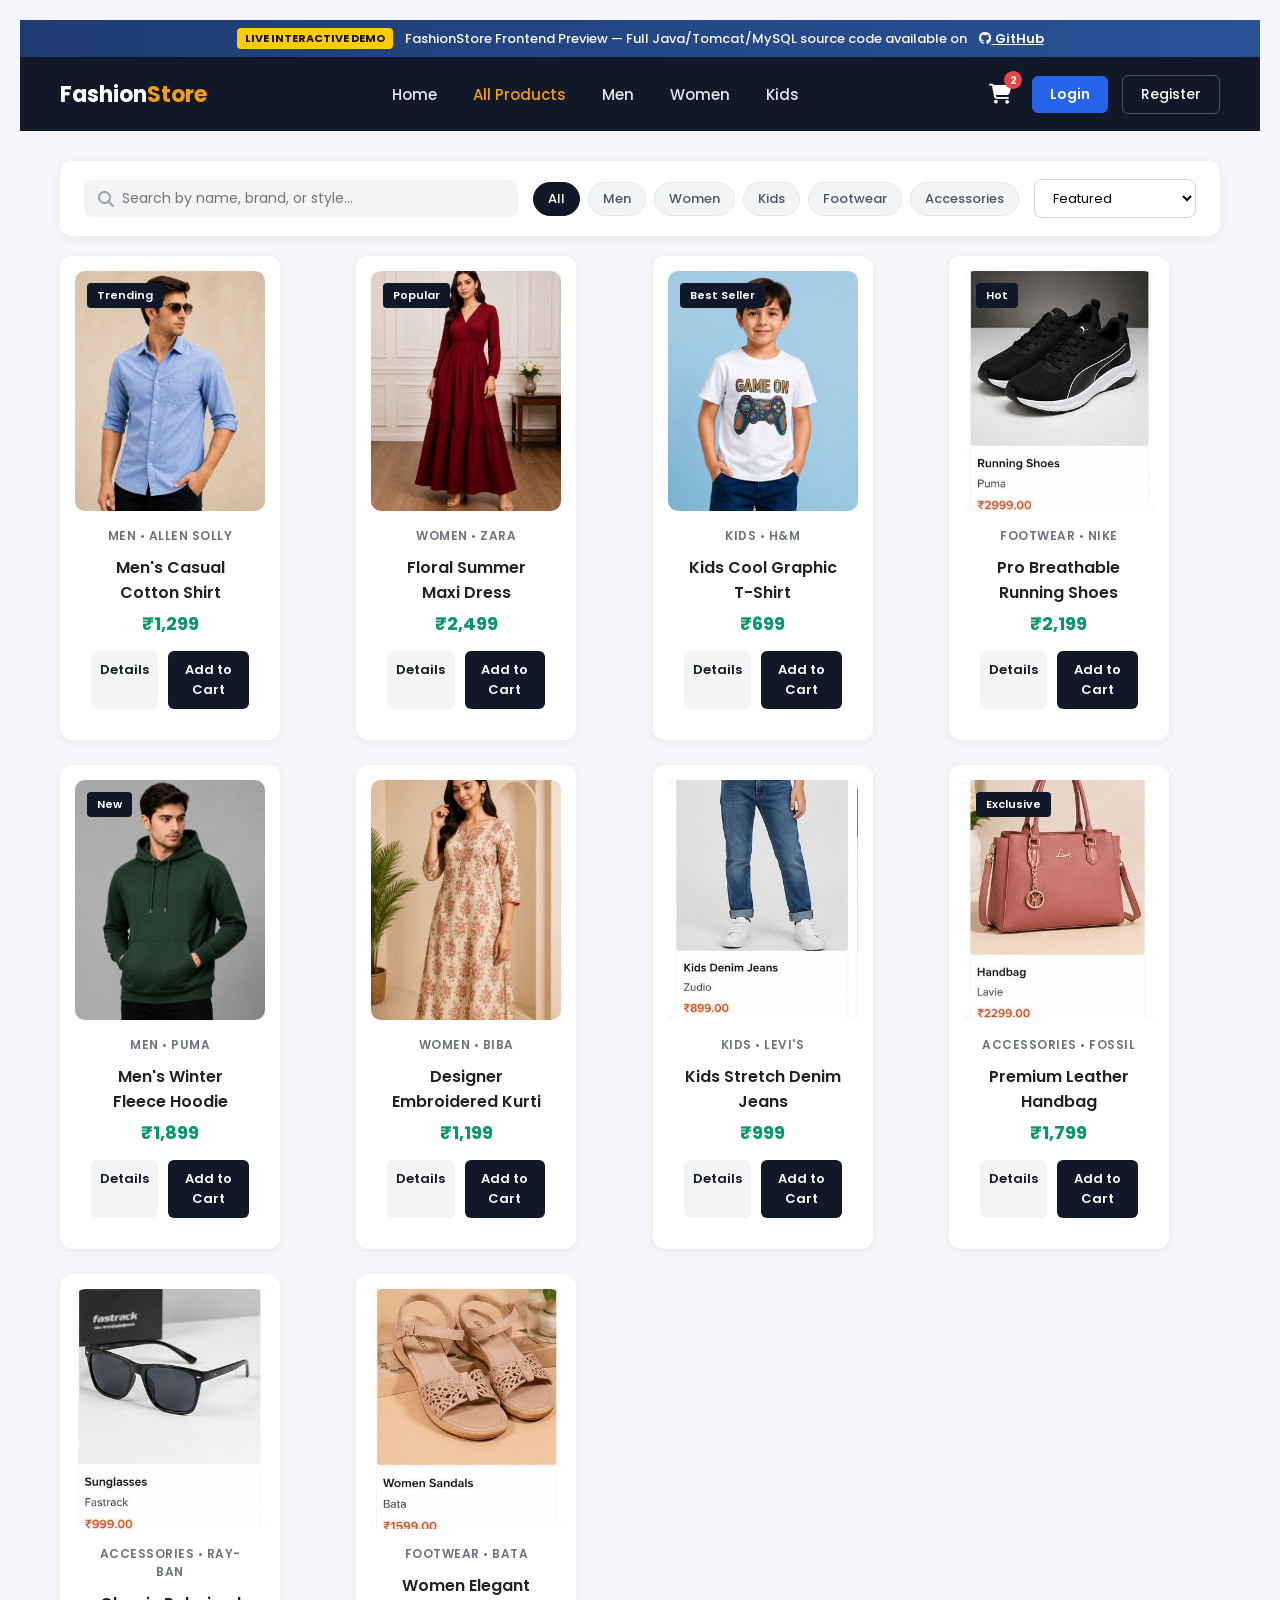
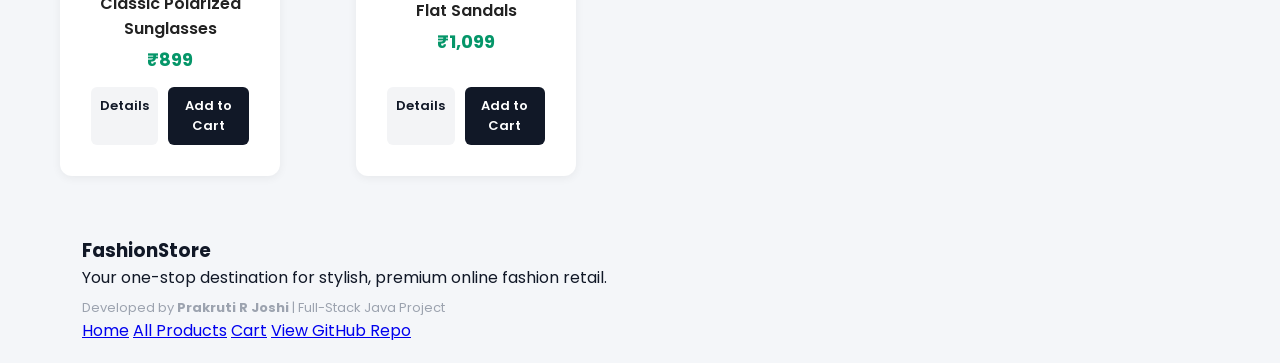
<file: products.html>
<!DOCTYPE html>
<html lang="en">
<head>
    <meta charset="UTF-8">
    <meta name="viewport" content="width=device-width, initial-scale=1.0">
    <title>FashionStore | Products Catalog</title>
    <link rel="preconnect" href="https://fonts.googleapis.com">
    <link rel="preconnect" href="https://fonts.gstatic.com" crossorigin>
    <link href="https://fonts.googleapis.com/css2?family=Poppins:wght@300;400;500;600;700&display=swap" rel="stylesheet">
    <link rel="stylesheet" href="https://cdnjs.cloudflare.com/ajax/libs/font-awesome/6.5.1/css/all.min.css"/>
    <link rel="stylesheet" href="assets/css/style.css">
    <link rel="stylesheet" href="assets/css/products.css">
    <style>
        .demo-banner {
            background: linear-gradient(90deg, #1e3c72 0%, #2a5298 100%);
            color: #fff;
            padding: 8px 16px;
            text-align: center;
            font-size: 13px;
            font-weight: 500;
            display: flex;
            justify-content: center;
            align-items: center;
            gap: 12px;
        }
        .demo-badge {
            background: #ffcc00;
            color: #111;
            padding: 2px 8px;
            border-radius: 4px;
            font-weight: 700;
            font-size: 11px;
            text-transform: uppercase;
        }
        .demo-banner a { color: #fff; text-decoration: underline; font-weight: 600; }
        .navbar {
            display: flex;
            justify-content: space-between;
            align-items: center;
            padding: 16px 40px;
            background: #111827;
            color: white;
        }
        .logo a {
            color: white;
            text-decoration: none;
            font-size: 22px;
            font-weight: 700;
        }
        .logo span { color: #f59e0b; }
        .nav-links a {
            color: #e5e7eb;
            text-decoration: none;
            margin: 0 16px;
            font-size: 15px;
            font-weight: 500;
            transition: color 0.2s;
        }
        .nav-links a:hover, .nav-links a.active { color: #f59e0b; }
        .auth-buttons { display: flex; gap: 14px; align-items: center; }
        .cart-icon {
            color: white;
            font-size: 20px;
            text-decoration: none;
            position: relative;
            padding: 6px;
        }
        .cart-badge {
            position: absolute;
            top: -2px;
            right: -4px;
            background: #ef4444;
            color: white;
            border-radius: 50%;
            font-size: 11px;
            font-weight: 700;
            width: 18px;
            height: 18px;
            display: flex;
            align-items: center;
            justify-content: center;
        }
        .login-btn {
            padding: 8px 18px;
            background: #2563eb;
            border: none;
            color: white;
            border-radius: 6px;
            font-weight: 600;
            cursor: pointer;
            text-decoration: none;
            font-size: 14px;
        }
        .register-btn {
            padding: 8px 18px;
            background: transparent;
            border: 1px solid #4b5563;
            color: white;
            border-radius: 6px;
            font-weight: 500;
            cursor: pointer;
            text-decoration: none;
            font-size: 14px;
        }

        /* Filter Controls */
        .controls-container {
            max-width: 1200px;
            margin: 30px auto 20px;
            padding: 0 20px;
        }
        .filter-bar {
            display: flex;
            flex-wrap: wrap;
            gap: 15px;
            background: white;
            padding: 18px 24px;
            border-radius: 12px;
            box-shadow: 0 2px 12px rgba(0,0,0,0.06);
            align-items: center;
            justify-content: space-between;
        }
        .search-box {
            display: flex;
            align-items: center;
            background: #f3f4f6;
            border-radius: 8px;
            padding: 8px 14px;
            flex: 1;
            min-width: 250px;
        }
        .search-box input {
            border: none;
            background: transparent;
            outline: none;
            width: 100%;
            margin-left: 8px;
            font-size: 14px;
        }
        .category-chips {
            display: flex;
            gap: 8px;
            flex-wrap: wrap;
        }
        .chip {
            padding: 6px 14px;
            border-radius: 20px;
            background: #f3f4f6;
            border: 1px solid #e5e7eb;
            color: #4b5563;
            cursor: pointer;
            font-size: 13px;
            font-weight: 500;
            transition: all 0.2s;
        }
        .chip.active, .chip:hover {
            background: #111827;
            color: white;
            border-color: #111827;
        }
        .sort-select {
            padding: 8px 14px;
            border-radius: 8px;
            border: 1px solid #d1d5db;
            background: white;
            font-size: 13px;
            outline: none;
        }

        .product-grid {
            display: grid;
            grid-template-columns: repeat(auto-fill, minmax(260px, 1fr));
            gap: 25px;
            max-width: 1200px;
            margin: 20px auto 60px;
            padding: 0 20px;
        }
        .product-card {
            background: white;
            border-radius: 12px;
            overflow: hidden;
            box-shadow: 0 2px 10px rgba(0,0,0,0.06);
            transition: transform 0.2s, box-shadow 0.2s;
            display: flex;
            flex-direction: column;
        }
        .product-card:hover {
            transform: translateY(-4px);
            box-shadow: 0 10px 25px rgba(0,0,0,0.12);
        }
        .card-img-wrap {
            position: relative;
            height: 240px;
            overflow: hidden;
            background: #f8fafc;
        }
        .card-img-wrap img {
            width: 100%;
            height: 100%;
            object-fit: cover;
            transition: transform 0.3s;
        }
        .product-card:hover .card-img-wrap img {
            transform: scale(1.05);
        }
        .badge {
            position: absolute;
            top: 12px;
            left: 12px;
            background: #111827;
            color: white;
            padding: 4px 10px;
            border-radius: 4px;
            font-size: 11px;
            font-weight: 600;
        }
        .card-body {
            padding: 16px;
            display: flex;
            flex-direction: column;
            flex: 1;
        }
        .cat-tag {
            font-size: 12px;
            color: #6b7280;
            text-transform: uppercase;
            font-weight: 600;
            letter-spacing: 0.5px;
        }
        .product-title {
            font-size: 16px;
            font-weight: 600;
            color: #111827;
            margin: 4px 0 8px;
            min-height: 44px;
        }
        .product-price {
            font-size: 18px;
            font-weight: 700;
            color: #059669;
            margin-bottom: 14px;
        }
        .card-actions {
            margin-top: auto;
            display: flex;
            gap: 10px;
        }
        .btn-view {
            flex: 1;
            padding: 9px 0;
            text-align: center;
            background: #f3f4f6;
            color: #111827;
            text-decoration: none;
            border-radius: 6px;
            font-size: 13px;
            font-weight: 600;
            transition: background 0.2s;
        }
        .btn-view:hover { background: #e5e7eb; }
        .btn-add {
            flex: 1.2;
            padding: 9px 0;
            text-align: center;
            background: #111827;
            color: white;
            text-decoration: none;
            border-radius: 6px;
            font-size: 13px;
            font-weight: 600;
            border: none;
            cursor: pointer;
            transition: background 0.2s;
        }
        .btn-add:hover { background: #f59e0b; color: #111; }
    </style>
</head>
<body>

    <div class="demo-banner">
        <span class="demo-badge">Live Interactive Demo</span>
        <span>FashionStore Frontend Preview — Full Java/Tomcat/MySQL source code available on</span>
        <a href="https://github.com/Prakruti-20/E-Commerce-Web-Application" target="_blank">
            <i class="fa-brands fa-github"></i> GitHub
        </a>
    </div>

    <!-- NAVBAR -->
    <div class="navbar">
        <div class="logo">
            <a href="index.html">Fashion<span>Store</span></a>
        </div>
        <div class="nav-links">
            <a href="index.html">Home</a>
            <a href="products.html" class="active">All Products</a>
            <a href="products.html?cat=Men">Men</a>
            <a href="products.html?cat=Women">Women</a>
            <a href="products.html?cat=Kids">Kids</a>
        </div>
        <div class="auth-buttons">
            <a href="cart.html" class="cart-icon" title="View Cart">
                <i class="fa-solid fa-cart-shopping"></i>
                <span class="cart-badge" id="cartCount">2</span>
            </a>
            <a href="login.html" class="login-btn">Login</a>
            <a href="register.html" class="register-btn">Register</a>
        </div>
    </div>

    <!-- FILTER BAR -->
    <div class="controls-container">
        <div class="filter-bar">
            <div class="search-box">
                <i class="fa-solid fa-magnifying-glass" style="color:#9ca3af;"></i>
                <input type="text" id="searchInput" placeholder="Search by name, brand, or style..." onkeyup="filterProducts()">
            </div>

            <div class="category-chips">
                <button class="chip active" onclick="setCategory('All', this)">All</button>
                <button class="chip" onclick="setCategory('Men', this)">Men</button>
                <button class="chip" onclick="setCategory('Women', this)">Women</button>
                <button class="chip" onclick="setCategory('Kids', this)">Kids</button>
                <button class="chip" onclick="setCategory('Footwear', this)">Footwear</button>
                <button class="chip" onclick="setCategory('Accessories', this)">Accessories</button>
            </div>

            <select class="sort-select" id="sortSelect" onchange="sortProducts()">
                <option value="featured">Featured</option>
                <option value="low">Price: Low to High</option>
                <option value="high">Price: High to Low</option>
            </select>
        </div>
    </div>

    <!-- PRODUCT CATALOG GRID -->
    <div class="product-grid" id="productGrid">

        <!-- 1 -->
        <div class="product-card" data-category="Men" data-price="1299" data-name="Men Casual Shirt">
            <div class="card-img-wrap">
                <span class="badge">Trending</span>
                <img src="images/products/men-casual-shirt.jpg" alt="Men Casual Shirt">
            </div>
            <div class="card-body">
                <span class="cat-tag">Men &bull; Allen Solly</span>
                <h3 class="product-title">Men's Casual Cotton Shirt</h3>
                <div class="product-price">₹1,299</div>
                <div class="card-actions">
                    <a href="product-details.html?id=1" class="btn-view">Details</a>
                    <a href="cart.html" class="btn-add">Add to Cart</a>
                </div>
            </div>
        </div>

        <!-- 2 -->
        <div class="product-card" data-category="Women" data-price="2499" data-name="Floral Summer Maxi Dress">
            <div class="card-img-wrap">
                <span class="badge">Popular</span>
                <img src="images/products/women-maxi-dress.jpg" alt="Women Maxi Dress">
            </div>
            <div class="card-body">
                <span class="cat-tag">Women &bull; Zara</span>
                <h3 class="product-title">Floral Summer Maxi Dress</h3>
                <div class="product-price">₹2,499</div>
                <div class="card-actions">
                    <a href="product-details.html?id=2" class="btn-view">Details</a>
                    <a href="cart.html" class="btn-add">Add to Cart</a>
                </div>
            </div>
        </div>

        <!-- 3 -->
        <div class="product-card" data-category="Kids" data-price="699" data-name="Kids Cool Graphic T-Shirt">
            <div class="card-img-wrap">
                <span class="badge">Best Seller</span>
                <img src="images/products/kids-tshirt.jpg" alt="Kids T-Shirt">
            </div>
            <div class="card-body">
                <span class="cat-tag">Kids &bull; H&M</span>
                <h3 class="product-title">Kids Cool Graphic T-Shirt</h3>
                <div class="product-price">₹699</div>
                <div class="card-actions">
                    <a href="product-details.html?id=3" class="btn-view">Details</a>
                    <a href="cart.html" class="btn-add">Add to Cart</a>
                </div>
            </div>
        </div>

        <!-- 4 -->
        <div class="product-card" data-category="Footwear" data-price="2199" data-name="Pro Breathable Running Shoes">
            <div class="card-img-wrap">
                <span class="badge">Hot</span>
                <img src="images/products/running-shoes.jpg" alt="Running Shoes">
            </div>
            <div class="card-body">
                <span class="cat-tag">Footwear &bull; Nike</span>
                <h3 class="product-title">Pro Breathable Running Shoes</h3>
                <div class="product-price">₹2,199</div>
                <div class="card-actions">
                    <a href="product-details.html?id=4" class="btn-view">Details</a>
                    <a href="cart.html" class="btn-add">Add to Cart</a>
                </div>
            </div>
        </div>

        <!-- 5 -->
        <div class="product-card" data-category="Men" data-price="1899" data-name="Men Winter Fleece Hoodie">
            <div class="card-img-wrap">
                <span class="badge">New</span>
                <img src="images/products/men-hoodie.jpg" alt="Men Hoodie">
            </div>
            <div class="card-body">
                <span class="cat-tag">Men &bull; Puma</span>
                <h3 class="product-title">Men's Winter Fleece Hoodie</h3>
                <div class="product-price">₹1,899</div>
                <div class="card-actions">
                    <a href="product-details.html?id=5" class="btn-view">Details</a>
                    <a href="cart.html" class="btn-add">Add to Cart</a>
                </div>
            </div>
        </div>

        <!-- 6 -->
        <div class="product-card" data-category="Women" data-price="1199" data-name="Designer Embroidered Kurti">
            <div class="card-img-wrap">
                <img src="images/products/women-kurti.jpg" alt="Women Kurti">
            </div>
            <div class="card-body">
                <span class="cat-tag">Women &bull; Biba</span>
                <h3 class="product-title">Designer Embroidered Kurti</h3>
                <div class="product-price">₹1,199</div>
                <div class="card-actions">
                    <a href="product-details.html?id=6" class="btn-view">Details</a>
                    <a href="cart.html" class="btn-add">Add to Cart</a>
                </div>
            </div>
        </div>

        <!-- 7 -->
        <div class="product-card" data-category="Kids" data-price="999" data-name="Kids Stretch Denim Jeans">
            <div class="card-img-wrap">
                <img src="images/products/kids-jeans.jpg" alt="Kids Jeans">
            </div>
            <div class="card-body">
                <span class="cat-tag">Kids &bull; Levi's</span>
                <h3 class="product-title">Kids Stretch Denim Jeans</h3>
                <div class="product-price">₹999</div>
                <div class="card-actions">
                    <a href="product-details.html?id=7" class="btn-view">Details</a>
                    <a href="cart.html" class="btn-add">Add to Cart</a>
                </div>
            </div>
        </div>

        <!-- 8 -->
        <div class="product-card" data-category="Accessories" data-price="1799" data-name="Premium Leather Handbag">
            <div class="card-img-wrap">
                <span class="badge">Exclusive</span>
                <img src="images/products/handbag.jpg" alt="Handbag">
            </div>
            <div class="card-body">
                <span class="cat-tag">Accessories &bull; Fossil</span>
                <h3 class="product-title">Premium Leather Handbag</h3>
                <div class="product-price">₹1,799</div>
                <div class="card-actions">
                    <a href="product-details.html?id=8" class="btn-view">Details</a>
                    <a href="cart.html" class="btn-add">Add to Cart</a>
                </div>
            </div>
        </div>

        <!-- 9 -->
        <div class="product-card" data-category="Accessories" data-price="899" data-name="Classic Polarized Sunglasses">
            <div class="card-img-wrap">
                <img src="images/products/sunglasses.jpg" alt="Sunglasses">
            </div>
            <div class="card-body">
                <span class="cat-tag">Accessories &bull; Ray-Ban</span>
                <h3 class="product-title">Classic Polarized Sunglasses</h3>
                <div class="product-price">₹899</div>
                <div class="card-actions">
                    <a href="product-details.html?id=9" class="btn-view">Details</a>
                    <a href="cart.html" class="btn-add">Add to Cart</a>
                </div>
            </div>
        </div>

        <!-- 10 -->
        <div class="product-card" data-category="Footwear" data-price="1099" data-name="Women Elegant Flat Sandals">
            <div class="card-img-wrap">
                <img src="images/products/women-sandals.jpg" alt="Women Sandals">
            </div>
            <div class="card-body">
                <span class="cat-tag">Footwear &bull; Bata</span>
                <h3 class="product-title">Women Elegant Flat Sandals</h3>
                <div class="product-price">₹1,099</div>
                <div class="card-actions">
                    <a href="product-details.html?id=10" class="btn-view">Details</a>
                    <a href="cart.html" class="btn-add">Add to Cart</a>
                </div>
            </div>
        </div>

    </div>

    <!-- FOOTER -->
    <footer class="footer">
        <div class="container footer-container">
            <div class="footer-brand">
                <h3>FashionStore</h3>
                <p>Your one-stop destination for stylish, premium online fashion retail.</p>
                <p style="font-size:13px; color:#9ca3af; margin-top:8px;">Developed by <strong>Prakruti R Joshi</strong> | Full-Stack Java Project</p>
            </div>
            <div class="footer-links">
                <a href="index.html">Home</a>
                <a href="products.html">All Products</a>
                <a href="cart.html">Cart</a>
                <a href="https://github.com/Prakruti-20/E-Commerce-Web-Application" target="_blank">View GitHub Repo</a>
            </div>
        </div>
    </footer>

    <script>
        let currentCategory = 'All';

        // Check URL parameters for category
        const urlParams = new URLSearchParams(window.location.search);
        const catParam = urlParams.get('cat');
        if (catParam) {
            document.querySelectorAll('.chip').forEach(c => {
                if (c.innerText.toLowerCase() === catParam.toLowerCase()) {
                    setCategory(catParam, c);
                }
            });
        }

        function setCategory(cat, element) {
            currentCategory = cat;
            document.querySelectorAll('.chip').forEach(c => c.classList.remove('active'));
            if (element) element.classList.add('active');
            filterProducts();
        }

        function filterProducts() {
            const query = document.getElementById('searchInput').value.toLowerCase();
            const cards = document.querySelectorAll('.product-card');

            cards.forEach(card => {
                const category = card.getAttribute('data-category');
                const name = card.getAttribute('data-name').toLowerCase();
                const matchesCat = (currentCategory === 'All' || category.toLowerCase() === currentCategory.toLowerCase());
                const matchesSearch = name.includes(query);

                if (matchesCat && matchesSearch) {
                    card.style.display = 'flex';
                } else {
                    card.style.display = 'none';
                }
            });
        }

        function sortProducts() {
            const sortVal = document.getElementById('sortSelect').value;
            const grid = document.getElementById('productGrid');
            const cards = Array.from(document.querySelectorAll('.product-card'));

            if (sortVal === 'low') {
                cards.sort((a, b) => parseInt(a.getAttribute('data-price')) - parseInt(b.getAttribute('data-price')));
            } else if (sortVal === 'high') {
                cards.sort((a, b) => parseInt(b.getAttribute('data-price')) - parseInt(a.getAttribute('data-price')));
            }
            cards.forEach(card => grid.appendChild(card));
        }
    </script>

</body>
</html>
</file>
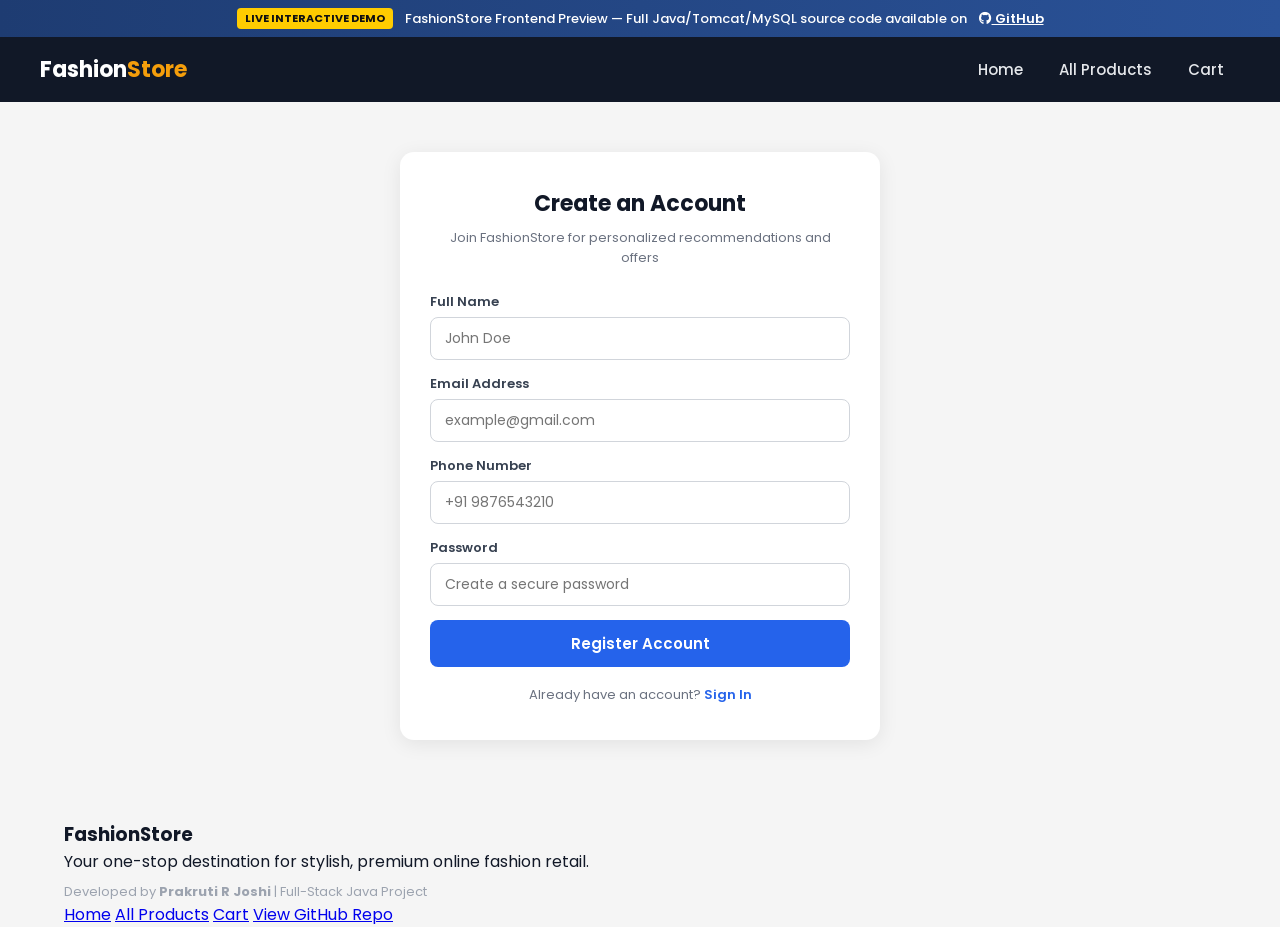
<file: register.html>
<!DOCTYPE html>
<html lang="en">
<head>
    <meta charset="UTF-8">
    <meta name="viewport" content="width=device-width, initial-scale=1.0">
    <title>FashionStore | Create Account</title>
    <link rel="preconnect" href="https://fonts.googleapis.com">
    <link rel="preconnect" href="https://fonts.gstatic.com" crossorigin>
    <link href="https://fonts.googleapis.com/css2?family=Poppins:wght@300;400;500;600;700&display=swap" rel="stylesheet">
    <link rel="stylesheet" href="https://cdnjs.cloudflare.com/ajax/libs/font-awesome/6.5.1/css/all.min.css"/>
    <link rel="stylesheet" href="assets/css/style.css">
    <link rel="stylesheet" href="assets/css/auth.css">
    <style>
        .demo-banner {
            background: linear-gradient(90deg, #1e3c72 0%, #2a5298 100%);
            color: #fff;
            padding: 8px 16px;
            text-align: center;
            font-size: 13px;
            font-weight: 500;
            display: flex;
            justify-content: center;
            align-items: center;
            gap: 12px;
        }
        .demo-badge {
            background: #ffcc00;
            color: #111;
            padding: 2px 8px;
            border-radius: 4px;
            font-weight: 700;
            font-size: 11px;
            text-transform: uppercase;
        }
        .demo-banner a { color: #fff; text-decoration: underline; font-weight: 600; }
        .navbar {
            display: flex;
            justify-content: space-between;
            align-items: center;
            padding: 16px 40px;
            background: #111827;
            color: white;
        }
        .logo a { color: white; text-decoration: none; font-size: 22px; font-weight: 700; }
        .logo span { color: #f59e0b; }
        .nav-links a { color: #e5e7eb; text-decoration: none; margin: 0 16px; font-size: 15px; font-weight: 500; }
        .nav-links a:hover { color: #f59e0b; }

        .auth-card {
            max-width: 480px;
            margin: 50px auto 80px;
            background: white;
            padding: 35px 30px;
            border-radius: 14px;
            box-shadow: 0 4px 20px rgba(0,0,0,0.08);
        }
        .auth-card h2 {
            font-size: 22px;
            font-weight: 700;
            text-align: center;
            margin-bottom: 8px;
            color: #111827;
        }
        .auth-subtitle {
            text-align: center;
            font-size: 13px;
            color: #6b7280;
            margin-bottom: 24px;
        }
        .input-group { margin-bottom: 14px; }
        .input-group label {
            display: block;
            font-size: 13px;
            font-weight: 600;
            color: #374151;
            margin-bottom: 5px;
        }
        .input-group input {
            width: 100%;
            padding: 10px 14px;
            border: 1px solid #d1d5db;
            border-radius: 8px;
            font-size: 14px;
            outline: none;
            box-sizing: border-box;
        }
        .input-group input:focus { border-color: #2563eb; }
        .btn-submit {
            display: block;
            width: 100%;
            padding: 12px 0;
            background: #2563eb;
            color: white;
            border: none;
            border-radius: 8px;
            font-weight: 600;
            font-size: 15px;
            cursor: pointer;
            text-align: center;
            text-decoration: none;
            margin-top: 14px;
        }
        .btn-submit:hover { background: #1d4ed8; }
        .auth-switch {
            text-align: center;
            font-size: 13px;
            color: #6b7280;
            margin-top: 18px;
        }
        .auth-switch a { color: #2563eb; font-weight: 600; text-decoration: none; }
    </style>
</head>
<body>

    <div class="demo-banner">
        <span class="demo-badge">Live Interactive Demo</span>
        <span>FashionStore Frontend Preview — Full Java/Tomcat/MySQL source code available on</span>
        <a href="https://github.com/Prakruti-20/E-Commerce-Web-Application" target="_blank">
            <i class="fa-brands fa-github"></i> GitHub
        </a>
    </div>

    <!-- NAVBAR -->
    <div class="navbar">
        <div class="logo">
            <a href="index.html">Fashion<span>Store</span></a>
        </div>
        <div class="nav-links">
            <a href="index.html">Home</a>
            <a href="products.html">All Products</a>
            <a href="cart.html">Cart</a>
        </div>
    </div>

    <div class="auth-card">
        <h2>Create an Account</h2>
        <p class="auth-subtitle">Join FashionStore for personalized recommendations and offers</p>

        <form action="index.html" onsubmit="event.preventDefault(); window.location.href='index.html';">
            <div class="input-group">
                <label>Full Name</label>
                <input type="text" placeholder="John Doe" required>
            </div>

            <div class="input-group">
                <label>Email Address</label>
                <input type="email" placeholder="example@gmail.com" required>
            </div>

            <div class="input-group">
                <label>Phone Number</label>
                <input type="tel" placeholder="+91 9876543210" required>
            </div>

            <div class="input-group">
                <label>Password</label>
                <input type="password" placeholder="Create a secure password" required>
            </div>

            <button type="submit" class="btn-submit">Register Account</button>
        </form>

        <p class="auth-switch">
            Already have an account? <a href="login.html">Sign In</a>
        </p>
    </div>

    <!-- FOOTER -->
    <footer class="footer">
        <div class="container footer-container">
            <div class="footer-brand">
                <h3>FashionStore</h3>
                <p>Your one-stop destination for stylish, premium online fashion retail.</p>
                <p style="font-size:13px; color:#9ca3af; margin-top:8px;">Developed by <strong>Prakruti R Joshi</strong> | Full-Stack Java Project</p>
            </div>
            <div class="footer-links">
                <a href="index.html">Home</a>
                <a href="products.html">All Products</a>
                <a href="cart.html">Cart</a>
                <a href="https://github.com/Prakruti-20/E-Commerce-Web-Application" target="_blank">View GitHub Repo</a>
            </div>
        </div>
    </footer>

</body>
</html>
</file>
<file: assets/css/style.css>
/* ================= GOOGLE FONT ================= */

@import url('https://fonts.googleapis.com/css2?family=Poppins:wght@300;400;500;600;700&display=swap');

/* ================= GLOBAL RESET ================= */

*{
	margin:0;
	padding:0;
	box-sizing:border-box;
	font-family:'Poppins',sans-serif;
}

/* ================= BODY ================= */

body{
	background:#f8fafc;
	color:#111827;
	min-height:100vh;
}

/* ================= ROOT COLORS ================= */

:root{

	--primary-dark:#0f172a;
	--secondary-dark:#111827;
	--primary-gold:#f59e0b;
	--gold-hover:#d97706;

	--white:#ffffff;
	--light-gray:#cbd5e1;
	--gray:#94a3b8;

	--background:#f8fafc;
	--border:#e2e8f0;

	--shadow:
	0 4px 20px rgba(0,0,0,0.08);
}

/* ================= CONTAINER ================= */

.container{
	width:90%;
	max-width:1300px;
	margin:auto;
}

/* ================= SECTION SPACING ================= */

.section{
	padding:80px 0;
}

/* ================= HEADINGS ================= */

.section-title{
	font-size:38px;
	font-weight:700;
	color:var(--primary-dark);
	margin-bottom:15px;
	text-align:center;
}

.section-subtitle{
	font-size:16px;
	color:var(--gray);
	text-align:center;
	margin-bottom:60px;
}

/* ================= BUTTONS ================= */

.primary-btn{
	display:inline-block;
	padding:14px 28px;
	background:var(--primary-gold);
	color:var(--white);
	text-decoration:none;
	border:none;
	border-radius:40px;
	font-size:15px;
	font-weight:600;
	cursor:pointer;
	transition:0.3s;
}

.primary-btn:hover{
	background:var(--gold-hover);
	transform:translateY(-2px);
}

.secondary-btn{
	display:inline-block;
	padding:13px 26px;
	background:transparent;
	color:var(--primary-dark);
	border:2px solid var(--primary-dark);
	border-radius:40px;
	text-decoration:none;
	font-size:15px;
	font-weight:600;
	cursor:pointer;
	transition:0.3s;
}

.secondary-btn:hover{
	background:var(--primary-dark);
	color:var(--white);
}

/* ================= INPUT FIELDS ================= */

.input-field{
	width:100%;
	height:52px;
	padding:0 18px;
	border:1px solid var(--border);
	border-radius:12px;
	font-size:15px;
	outline:none;
	transition:0.3s;
	background:white;
}

.input-field:focus{
	border-color:var(--primary-gold);
	box-shadow:0 0 0 4px rgba(245,158,11,0.15);
}

/* ================= CARD ================= */

.card{
	background:white;
	border-radius:20px;
	box-shadow:var(--shadow);
	padding:25px;
	transition:0.3s;
}

.card:hover{
	transform:translateY(-5px);
}

/* ================= PRODUCT GRID ================= */

.product-grid{
	display:grid;
	grid-template-columns:repeat(auto-fit,minmax(260px,1fr));
	gap:30px;
}

/* ================= PRODUCT CARD ================= */

.product-card{
	background:white;
	border-radius:20px;
	overflow:hidden;
	box-shadow:var(--shadow);
	transition:0.3s;
}

.product-card:hover{
	transform:translateY(-6px);
}

.product-image{
	width:100%;
	height:320px;
	object-fit:cover;
}

.product-info{
	padding:20px;
}

.product-title{
	font-size:18px;
	font-weight:600;
	color:var(--primary-dark);
	margin-bottom:8px;
}

.product-category{
	font-size:14px;
	color:var(--gray);
	margin-bottom:12px;
}

.product-price{
	font-size:20px;
	font-weight:700;
	color:var(--primary-gold);
}

/* ================= FLEX ================= */

.flex{
	display:flex;
	align-items:center;
}

.flex-between{
	display:flex;
	align-items:center;
	justify-content:space-between;
}

.flex-center{
	display:flex;
	align-items:center;
	justify-content:center;
}

/* ================= TEXT ================= */

.text-center{
	text-align:center;
}

.text-white{
	color:white;
}

/* ================= MARGIN UTILITIES ================= */

.mt-20{
	margin-top:20px;
}

.mt-40{
	margin-top:40px;
}

.mb-20{
	margin-bottom:20px;
}

.mb-40{
	margin-bottom:40px;
}

/* ================= RESPONSIVE ================= */

@media(max-width:992px){

	.section-title{
		font-size:32px;
	}
}

@media(max-width:768px){

	.section{
		padding:60px 0;
	}

	.section-title{
		font-size:28px;
	}

	.product-image{
		height:280px;
	}
}

@media(max-width:576px){

	.container{
		width:92%;
	}

	.section-title{
		font-size:24px;
	}

	.product-grid{
		grid-template-columns:1fr;
	}
}
</file>
<file: assets/css/cart.css>
* {
    margin: 0;
    padding: 0;
    box-sizing: border-box;
    font-family: 'Poppins', Arial, sans-serif;
}

body {
    background: #f4f6f9;
}

/* MAIN CONTAINER */
.container {
    width: 85%;
    margin: 40px auto;
}

/* TITLE */
h2 {
    text-align: center;
    margin-bottom: 25px;
    font-size: 28px;
    color: #333;
}

/* EMPTY CART TEXT */
p {
    text-align: center;
    font-size: 16px;
    color: #777;
}

/* CART ITEM BOX */
.cart-box {
    background: #fff;
    padding: 18px 20px;
    margin-bottom: 15px;
    border-radius: 12px;
    display: flex;
    justify-content: space-between;
    align-items: center;
    box-shadow: 0 2px 10px rgba(0,0,0,0.08);
    transition: 0.3s ease;
}

.cart-box:hover {
    transform: translateY(-2px);
}

/* LEFT INFO */
.cart-info {
    flex: 1;
}

.cart-info p {
    text-align: left;
    margin: 4px 0;
    color: #444;
}

/* BUTTONS */
.btn {
    padding: 8px 12px;
    border: none;
    border-radius: 6px;
    cursor: pointer;
    font-size: 14px;
}

/* UPDATE BUTTON */
.update-btn {
    background: #007bff;
    color: white;
}

.update-btn:hover {
    background: #0056b3;
}

/* REMOVE BUTTON */
.remove-btn {
    background: #dc3545;
    color: white;
    margin-left: 8px;
}

.remove-btn:hover {
    background: #a71d2a;
}

/* INPUT FIELD */
input[type="number"] {
    width: 70px;
    padding: 6px;
    border: 1px solid #ccc;
    border-radius: 6px;
    outline: none;
}

/* TOTAL BOX */
.total-box {
    text-align: right;
    font-size: 20px;
    font-weight: bold;
    margin-top: 20px;
    padding: 15px;
    background: #fff;
    border-radius: 10px;
    box-shadow: 0 2px 10px rgba(0,0,0,0.08);
}

/* CLEAR BUTTON */
.clear-btn {
    margin-top: 15px;
    width: 100%;
    padding: 12px;
    background: black;
    color: white;
    border: none;
    border-radius: 8px;
    font-size: 15px;
    cursor: pointer;
}

.clear-btn:hover {
    background: #333;
}

/* RESPONSIVE */
@media (max-width: 768px) {

    .cart-box {
        flex-direction: column;
        align-items: flex-start;
        gap: 10px;
    }

    .total-box {
        text-align: center;
    }
}
</file>
<file: assets/css/checkout.css>
/* checkout.css */

*{
    margin:0;
    padding:0;
    box-sizing:border-box;
    font-family:Arial, sans-serif;
}

body{
    background:#f5f5f5;
    padding:40px 20px;
}

/* MAIN CONTAINER */

.checkout-container{
    max-width:900px;
    margin:auto;
    background:white;
    padding:35px;
    border-radius:12px;
    box-shadow:0 2px 10px rgba(0,0,0,0.1);
}

/* TITLE */

.checkout-title{
    text-align:center;
    margin-bottom:30px;
    color:#222;
}

/* FORM */

.checkout-form{
    display:flex;
    flex-direction:column;
}

/* LABELS */

.checkout-form label{
    margin-bottom:8px;
    font-weight:600;
    color:#333;
}

/* INPUTS */

.checkout-form input,
.checkout-form textarea,
.checkout-form select{
    width:100%;
    padding:12px;
    margin-bottom:20px;
    border:1px solid #ccc;
    border-radius:6px;
    outline:none;
    font-size:14px;
    transition:0.3s;
}

.checkout-form input:focus,
.checkout-form textarea:focus,
.checkout-form select:focus{
    border-color:#007bff;
}

/* TEXTAREA */

.checkout-form textarea{
    resize:none;
}

/* ORDER SUMMARY */

.order-summary{
    margin-top:20px;
    background:#fafafa;
    padding:20px;
    border-radius:10px;
    border:1px solid #eee;
}

.order-summary h3{
    margin-bottom:15px;
    color:#222;
}

.summary-item{
    padding:10px 0;
    border-bottom:1px solid #ddd;
    color:#555;
}

.summary-item:last-child{
    border-bottom:none;
}

/* TOTAL */

.total{
    margin-top:15px;
    font-size:20px;
    font-weight:bold;
    color:green;
}

/* BUTTON */

.place-order-btn{
    margin-top:25px;
    padding:14px;
    background:#28a745;
    color:white;
    border:none;
    border-radius:8px;
    font-size:16px;
    cursor:pointer;
    transition:0.3s;
}

.place-order-btn:hover{
    background:#218838;
}

/* RESPONSIVE */

@media(max-width:768px){

    .checkout-container{
        padding:20px;
    }

}
</file>
<file: assets/css/auth.css>
/* =========================
   AUTH PAGES (LOGIN/REGISTER)
   ========================= */

body {
    font-family: Arial, sans-serif;
    background: #f5f5f5;
    margin: 0;
    padding: 0;
}

/* Center container */
.auth-box {
    width: 380px;
    margin: 70px auto;
    background: #ffffff;
    padding: 25px;
    border-radius: 12px;
    box-shadow: 0 2px 12px rgba(0,0,0,0.1);
}

/* Title */
.auth-box h2 {
    text-align: center;
    margin-bottom: 20px;
    color: #333;
}

/* Input fields */
.auth-box input {
    width: 100%;
    padding: 10px;
    margin-bottom: 12px;
    border: 1px solid #ccc;
    border-radius: 6px;
    outline: none;
    transition: 0.2s;
}

.auth-box input:focus {
    border-color: #007bff;
    box-shadow: 0 0 3px rgba(0,123,255,0.3);
}

/* Buttons */
.auth-box button {
    width: 100%;
    padding: 10px;
    border: none;
    border-radius: 6px;
    background: #007bff;
    color: white;
    font-size: 15px;
    cursor: pointer;
    transition: 0.2s;
}

.auth-box button:hover {
    background: #0056b3;
}

/* Error message */
.error {
    color: red;
    text-align: center;
    margin-bottom: 10px;
    font-size: 14px;
}

/* Link section */
.auth-link {
    text-align: center;
    margin-top: 12px;
    font-size: 14px;
}

.auth-link a {
    color: #007bff;
    text-decoration: none;
}

.auth-link a:hover {
    text-decoration: underline;
}

/* Small helper text */
.small-text {
    font-size: 12px;
    color: #777;
    text-align: center;
    margin-top: 8px;
}
</file>
<file: assets/css/order-success.css>
/* order-success.css */

*{
    margin:0;
    padding:0;
    box-sizing:border-box;
    font-family:Arial, sans-serif;
}

body{
    height:100vh;
    display:flex;
    justify-content:center;
    align-items:center;
    background:#f5f5f5;
}

/* MAIN CONTAINER */

.success-container{
    width:400px;
    background:white;
    padding:50px 40px;
    border-radius:15px;
    text-align:center;
    box-shadow:0 4px 15px rgba(0,0,0,0.1);
    animation:popup 0.4s ease;
}

/* GREEN TICK */

.tick-circle{
    width:100px;
    height:100px;
    background:#28a745;
    border-radius:50%;
    margin:auto;
    display:flex;
    justify-content:center;
    align-items:center;
    font-size:55px;
    color:white;
}

/* TITLE */

.success-title{
    margin-top:25px;
    color:#28a745;
    font-size:30px;
    font-weight:bold;
}

/* MESSAGE */

.success-message{
    margin-top:12px;
    color:#555;
    line-height:1.7;
    font-size:15px;
}

/* BUTTON */

.home-btn{
    display:inline-block;
    margin-top:30px;
    padding:12px 22px;
    background:#007bff;
    color:white;
    text-decoration:none;
    border-radius:8px;
    transition:0.3s;
    font-size:15px;
}

.home-btn:hover{
    background:#0056b3;
}

/* POPUP ANIMATION */

@keyframes popup{

    from{
        transform:scale(0.7);
        opacity:0;
    }

    to{
        transform:scale(1);
        opacity:1;
    }
}

/* RESPONSIVE */

@media(max-width:500px){

    .success-container{
        width:90%;
        padding:35px 25px;
    }

    .success-title{
        font-size:25px;
    }

}
</file>
<file: assets/css/product-details.css>
/* Page layout */
.product-details-container {
    display: flex;
    gap: 40px;
    padding: 40px;
    align-items: flex-start;
    background-color: #f5f5f5;
}

/* Left image section */
.product-image-box {
    flex: 1;
    background: white;
    padding: 20px;
    border-radius: 12px;
    box-shadow: 0 2px 10px rgba(0,0,0,0.1);
    text-align: center;
}

.product-image-box img {
    width: 100%;
    max-width: 350px;
    height: 350px;
    object-fit: cover;
    border-radius: 10px;
}

/* Right details section */
.product-info-box {
    flex: 1;
    background: white;
    padding: 25px;
    border-radius: 12px;
    box-shadow: 0 2px 10px rgba(0,0,0,0.1);
}

/* Title */
.product-info-box h2 {
    margin-bottom: 10px;
    font-size: 26px;
}

/* Brand */
.product-brand {
    color: #555;
    margin-bottom: 15px;
}

/* Description */
.product-description {
    margin-bottom: 20px;
    line-height: 1.5;
    color: #333;
}

/* Price */
.product-price {
    font-size: 22px;
    color: green;
    font-weight: bold;
    margin-bottom: 20px;
}

/* Buttons */
.btn {
    display: inline-block;
    padding: 10px 15px;
    margin-right: 10px;
    border-radius: 6px;
    text-decoration: none;
    font-weight: bold;
    transition: 0.3s;
}

/* Add to cart */
.btn-cart {
    background: #28a745;
    color: white;
}

.btn-cart:hover {
    background: #218838;
}

/* Back button */
.btn-back {
    background: #007bff;
    color: white;
}

.btn-back:hover {
    background: #0056b3;
}

/* Responsive */
@media (max-width: 768px) {
    .product-details-container {
        flex-direction: column;
        padding: 20px;
    }

    .product-image-box img {
        max-width: 100%;
        height: auto;
    }
}
</file>
<file: assets/css/products.css>
/* General page styling */
body {
    font-family: Arial, sans-serif;
    margin: 0;
    padding: 20px;
    background-color: #f4f6f9;
}

/* Page title */
h2 {
    text-align: center;
    margin-bottom: 30px;
    color: #333;
}

/* Product grid container */
.product-container {
    display: flex;
    flex-wrap: wrap;
    gap: 20px;
    justify-content: center;
}

/* Product card */
.product-card {
    width: 220px;
    background: #ffffff;
    border-radius: 12px;
    padding: 15px;
    box-shadow: 0 4px 10px rgba(0,0,0,0.1);
    text-align: center;
    transition: transform 0.2s ease, box-shadow 0.2s ease;
}

.product-card:hover {
    transform: translateY(-5px);
    box-shadow: 0 6px 15px rgba(0,0,0,0.15);
}

/* Product image */
.product-card img {
    width: 150px;
    height: 150px;
    object-fit: cover;
    border-radius: 10px;
    margin-bottom: 10px;
}

/* Product name */
.product-card h3 {
    font-size: 16px;
    margin: 10px 0 5px;
    color: #222;
}

/* Brand text */
.product-card p {
    margin: 5px 0;
    color: #666;
    font-size: 14px;
}

/* Price */
.price {
    color: #28a745;
    font-weight: bold;
    font-size: 15px;
    margin-top: 5px;
}

/* Button styling */
.btn {
    display: inline-block;
    margin-top: 10px;
    padding: 8px 12px;
    background: #007bff;
    color: #fff;
    text-decoration: none;
    border-radius: 6px;
    font-size: 14px;
    transition: background 0.2s ease;
}

.btn:hover {
    background: #0056b3;
}
</file>
